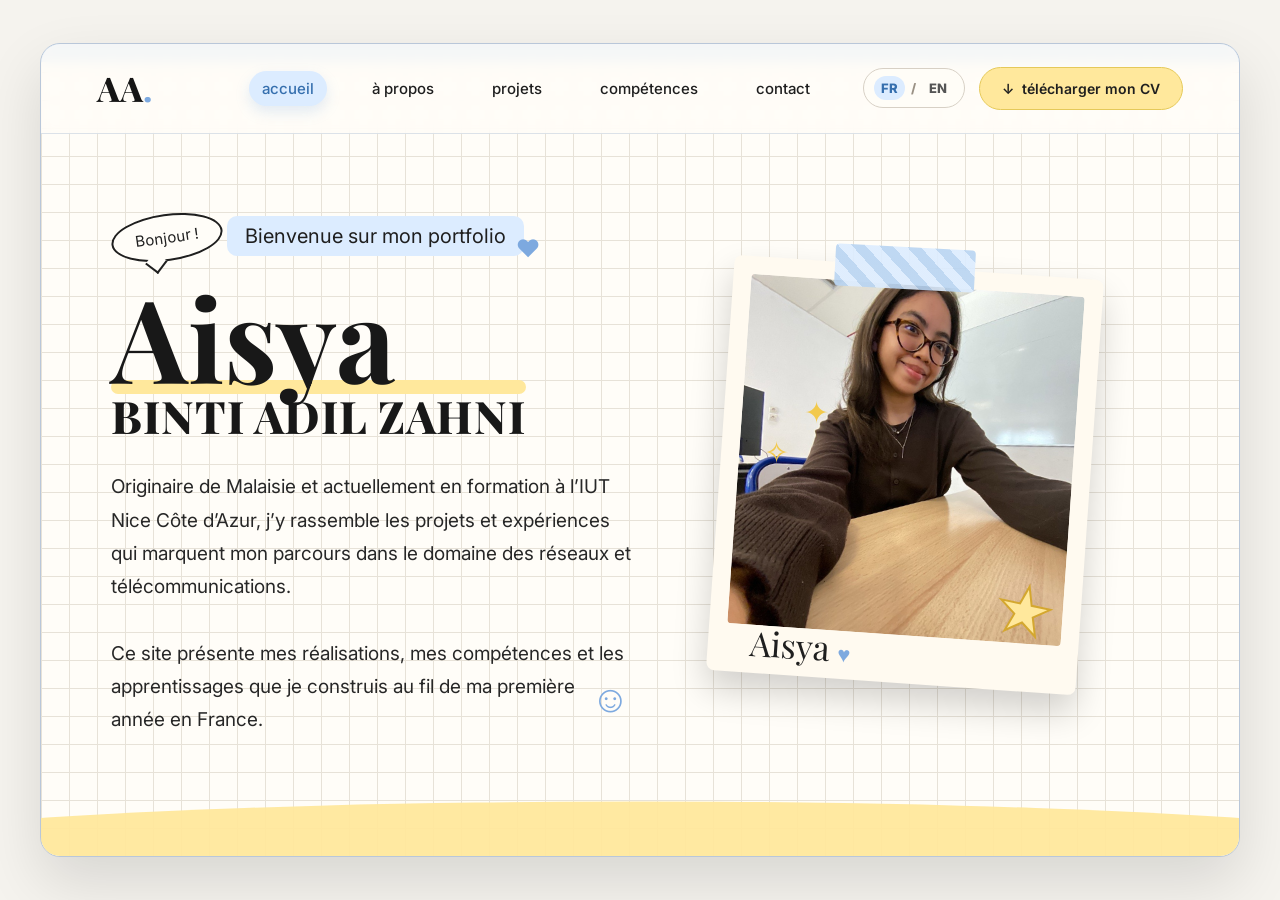
<file: index.html>
<!DOCTYPE html>
<html lang="fr">
<head>
  <meta charset="UTF-8" />
  <meta name="viewport" content="width=device-width, initial-scale=1.0" />
  <title>Portfolio - Aisya</title>

  <!-- Google Fonts -->
  <link rel="preconnect" href="https://fonts.googleapis.com">
  <link rel="preconnect" href="https://fonts.gstatic.com" crossorigin>
  <link 
    href="https://fonts.googleapis.com/css2?family=Inter:wght@400;500;600;700&family=Playfair+Display:wght@700;800&display=swap" 
    rel="stylesheet"
  >

  <!-- CSS -->
  <link rel="stylesheet" href="style.css" />
</head>

<body>
  <div class="cursor-glow"></div>

  <main class="page-wrapper">

    <!-- HEADER / MENU -->
    <header class="header">
      <a href="index.html" class="logo">AA<span>.</span></a>

      <nav class="nav" id="navMenu">
        <a href="index.html" class="active" data-i18n="nav_home">accueil</a>
        <a href="about.html" data-i18n="nav_about">à propos</a>
        <a href="projects.html" data-i18n="nav_projects">projets</a>
        <a href="competences.html" data-i18n="nav_skills">compétences</a>
        <a href="contact.html" data-i18n="nav_contact">contact</a>
      </nav>

      <div class="header-actions">
        <div class="language-switch">
          <button class="lang-btn active" data-lang="fr">FR</button>
          <span>/</span>
          <button class="lang-btn" data-lang="en">EN</button>
        </div>

        <a href="cv-aisya.pdf" class="cv-button" download data-i18n="download_cv">
          <span>↓</span>
          télécharger mon CV
        </a>
      </div>

      <button class="menu-button" id="menuButton">
        ☰
      </button>
    </header>

    <!-- PAGE D'ACCUEIL -->
    <section class="hero">

      <!-- LEFT SIDE TEXT -->
      <div class="hero-text">
        <div class="bubble" data-i18n="home_bubble">Bonjour !</div>

        <p class="small-title" data-i18n="home_small_title">Bienvenue sur mon portfolio</p>

        <h1 class="name-title">
          Aisya
          <span>BINTI ADIL ZAHNI</span>
        </h1>

        <p class="intro" data-i18n="home_intro">
          Étudiante en 1re année de BUT Réseaux & Télécommunications à l’IUT Nice Côte d’Azur 
          et originaire de Malaisie, je suis passionnée par les réseaux, la cybersécurité 
          et le développement informatique.
          <br><br>
          Ici, vous trouverez mes projets, mes compétences, mes passions ainsi que davantage 
          d’informations sur mon parcours. N’hésitez pas à me contacter !
        </p>
      </div>

      <!-- RIGHT SIDE PHOTO -->
      <div class="hero-photo">
        <div class="tape"></div>

        <div class="polaroid">
          <img src="images/aisya.jpg" alt="Photo de Aisya" />
          <p>Aisya <span>♥</span></p>
        </div>

        <div class="star">★</div>
      </div>

      <!-- DECORATIONS -->
      <span class="doodle heart">♥</span>
      <span class="doodle smile">☺</span>
      <span class="doodle sparkle one">✦</span>
      <span class="doodle sparkle two">✧</span>

    </section>

    <div class="wave"></div>

  </main>

  <script src="script.js"></script>
</body>
</html>
</file>
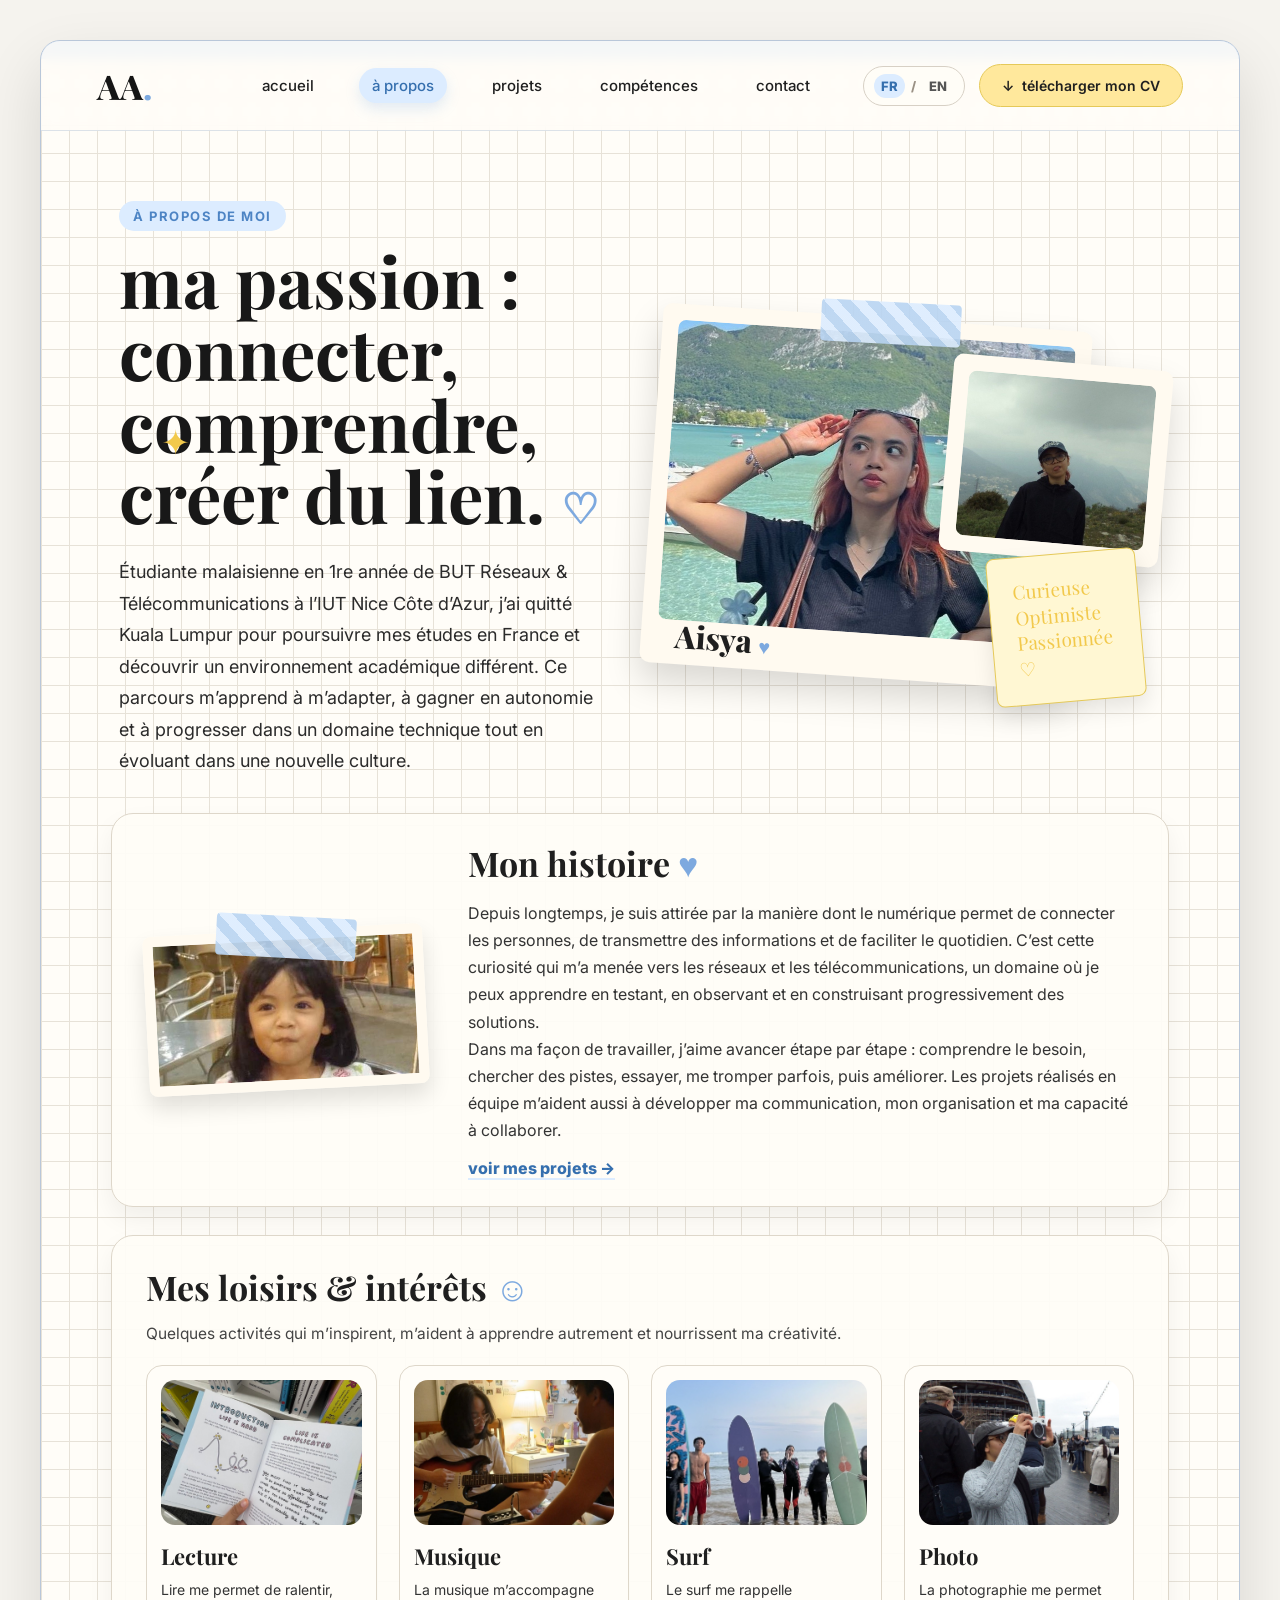
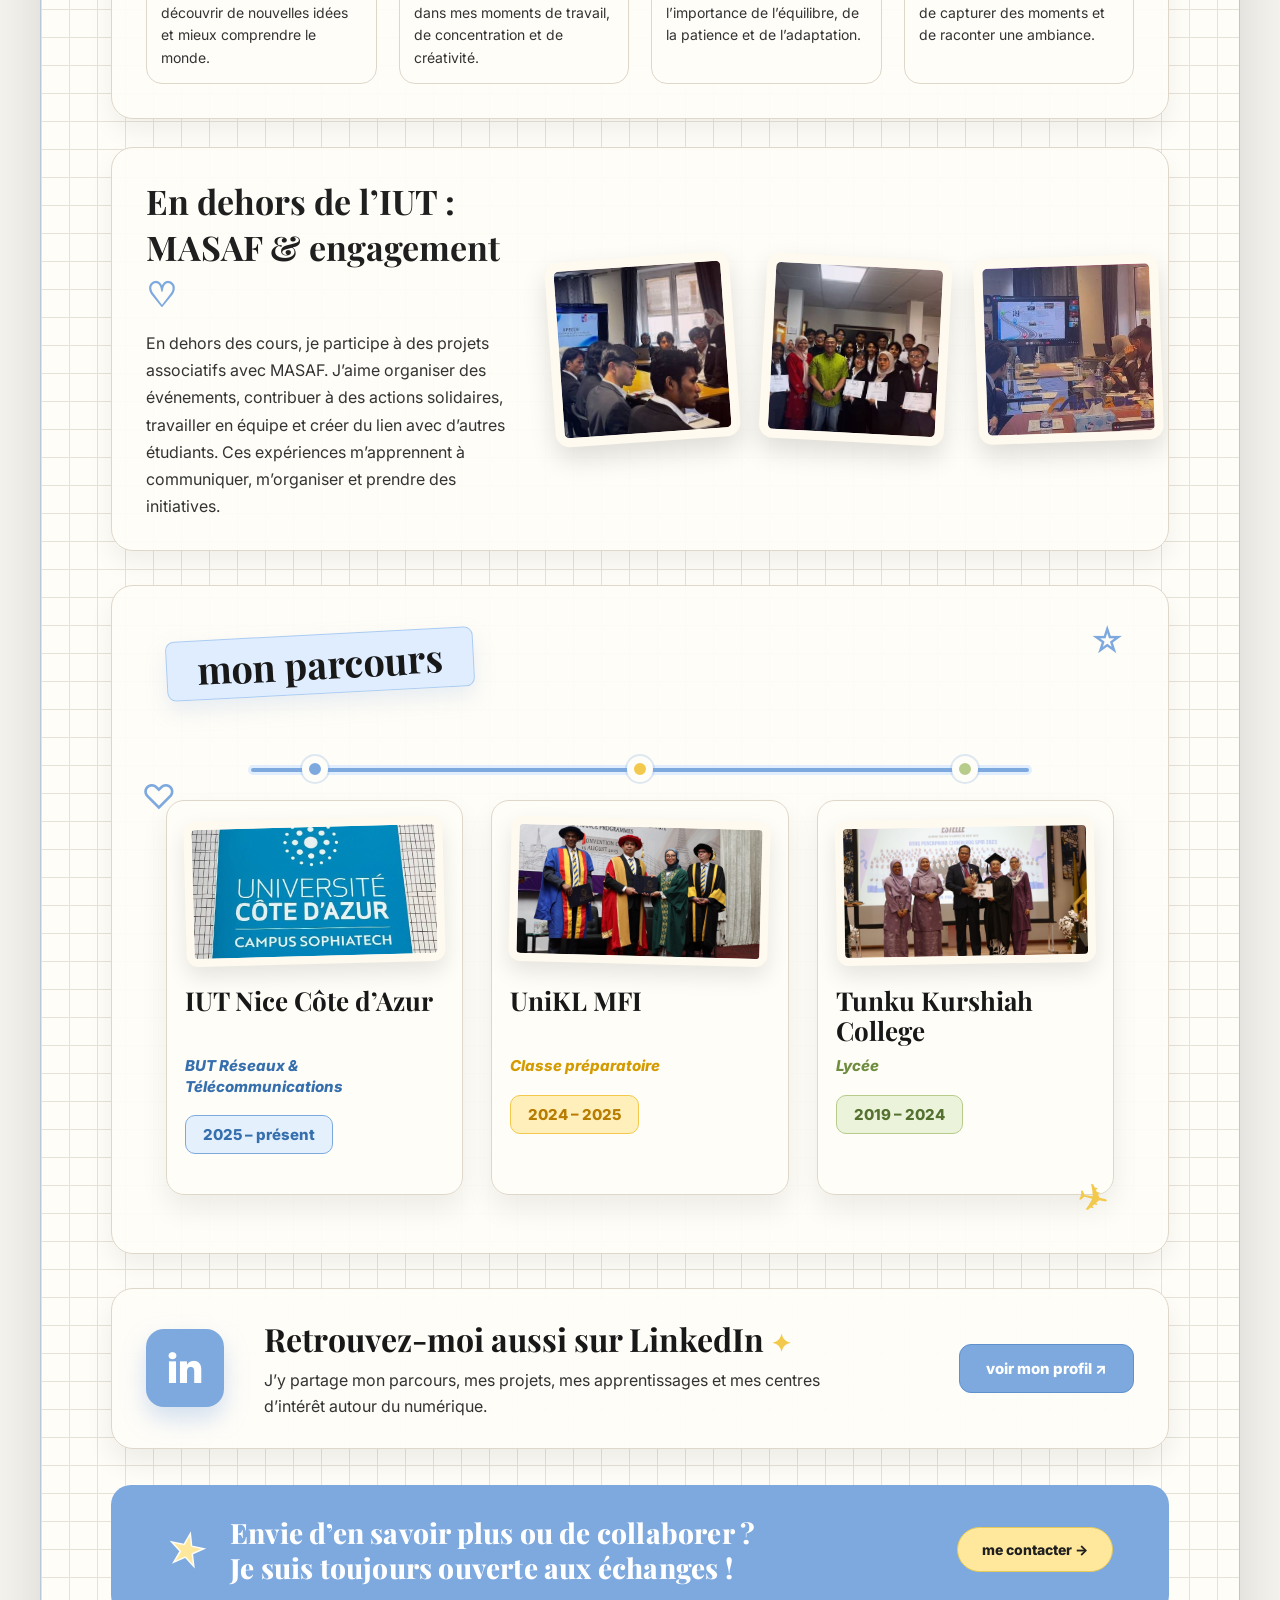
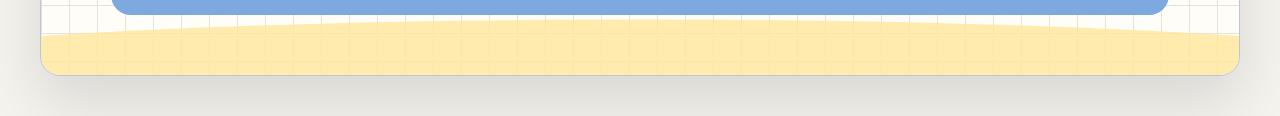
<file: about.html>
<!DOCTYPE html>
<html lang="fr">
<head>
  <meta charset="UTF-8" />
  <meta name="viewport" content="width=device-width, initial-scale=1.0" />

  <title>À propos - Aisya</title>

  <!-- Google Fonts -->
  <link rel="preconnect" href="https://fonts.googleapis.com">
  <link rel="preconnect" href="https://fonts.gstatic.com" crossorigin>
  <link 
    href="https://fonts.googleapis.com/css2?family=Inter:wght@400;500;600;700;800&family=Playfair+Display:wght@700;800&display=swap" 
    rel="stylesheet"
  >

  <link rel="stylesheet" href="style.css" />
</head>

<body>
  <div class="cursor-glow"></div>

  <main class="page-wrapper about-page">

    <!-- HEADER -->
    <header class="header">
      <a href="index.html" class="logo">AA<span>.</span></a>

      <nav class="nav" id="navMenu">
        <a href="index.html" data-i18n="nav_home">accueil</a>
        <a href="about.html" class="active" data-i18n="nav_about">à propos</a>
        <a href="projects.html" data-i18n="nav_projects">projets</a>
        <a href="competences.html" data-i18n="nav_skills">compétences</a>
        <a href="contact.html" data-i18n="nav_contact">contact</a>
      </nav>

      <div class="header-actions">
        <div class="language-switch">
          <button class="lang-btn active" data-lang="fr">FR</button>
          <span>/</span>
          <button class="lang-btn" data-lang="en">EN</button>
        </div>

        <a href="cv-aisya.pdf" class="cv-button" download data-i18n="download_cv">
          <span>↓</span>
          télécharger mon CV
        </a>
      </div>

      <button class="menu-button" id="menuButton">
        ☰
      </button>
    </header>

    <!-- ABOUT HERO -->
    <section class="about-hero">

      <div class="about-hero-text">
        <p class="section-label" data-i18n="about_label">à propos de moi</p>

        <h1 class="about-title" data-i18n="about_title">
          ma passion : connecter, comprendre, créer du lien. <span>♡</span>
        </h1>

        <p class="about-intro" data-i18n="about_intro">
          Originaire de Malaisie et actuellement en formation à l’IUT Nice Côte d’Azur, 
          j’y rassemble les projets et expériences qui marquent mon parcours dans le domaine des réseaux et télécommunications.
          Ce site présente mes réalisations, mes compétences et les apprentissages que je construis au fil de ma première année en France.
        </p>
      </div>

      <div class="about-photo-zone">
        <div class="tape about-tape-main"></div>

        <div class="about-photo-card large-photo">
          <img src="images/about-main.jpg" alt="Photo de Aisya" class="about-real-img" />
          <p>Aisya <span>♥</span></p>
        </div>

        <div class="about-photo-card small-photo">
          <img src="images/about-small.jpg" alt="Photo personnelle" class="about-real-img" />
        </div>

        <div class="sticky-note">
          <span data-i18n="about_sticky_note">Curieuse<br>Optimiste<br>Passionnée</span>
          <span>♡</span>
        </div>
      </div>

      <span class="about-doodle about-star-one">✦</span>
    </section>

    <!-- STORY SECTION -->
    <section class="about-block story-block">
      <div class="story-image">
        <div class="tape story-tape"></div>
        <img src="images/about-story.jpg" alt="Photo liée à mon parcours" class="story-real-img" />
      </div>

      <div class="story-text">
        <h2 data-i18n="about_story_title">mon histoire <span>♥</span></h2>

        <p data-i18n="about_story_text">
          Depuis longtemps, je suis attirée par la manière dont le numérique permet de connecter les personnes, 
          de transmettre des informations et de faciliter le quotidien. 
          C’est cette curiosité qui m’a menée vers les réseaux et les télécommunications, 
          un domaine où je peux apprendre en testant, en observant et en construisant progressivement des solutions.
        </br>
          Dans ma façon de travailler, j’aime avancer étape par étape : 
          comprendre le besoin, chercher des pistes, essayer, me tromper parfois, puis améliorer. 
          Les projets réalisés en équipe m’aident aussi à développer ma communication, mon organisation et ma capacité à collaborer.
        </p>

        <a href="projects.html" class="inline-link" data-i18n="about_story_link">voir mes projets →</a>
      </div>
    </section>

    <!-- HOBBIES SECTION -->
    <section class="about-block hobbies-block">
      <div class="block-heading">
        <h2 data-i18n="about_hobbies_title">mes loisirs & intérêts <span>☺</span></h2>

        <p data-i18n="about_hobbies_intro">
          Quelques activités qui m’inspirent, m’aident à apprendre autrement et nourrissent ma créativité.
        </p>
      </div>

      <div class="hobby-gallery">
        <article class="hobby-card">
          <div class="hobby-image">
            <img src="images/hobby-reading.jpg" alt="Lecture" />
          </div>

          <h3 data-i18n="hobby_reading_title">Lecture</h3>

          <p data-i18n="hobby_reading_text">
            Lire me permet de ralentir, découvrir de nouvelles idées et mieux comprendre le monde.
          </p>
        </article>

        <article class="hobby-card">
          <div class="hobby-image">
            <img src="images/hobby-music.jpg" alt="Musique" />
          </div>

          <h3 data-i18n="hobby_music_title">Musique</h3>

          <p data-i18n="hobby_music_text">
            La musique m’accompagne dans mes moments de travail, de concentration et de créativité.
          </p>
        </article>

        <article class="hobby-card">
          <div class="hobby-image">
            <img src="images/hobby-surf.jpg" alt="Surf" />
          </div>

          <h3 data-i18n="hobby_surf_title">Surf</h3>

          <p data-i18n="hobby_surf_text">
            Le surf me rappelle l’importance de l’équilibre, de la patience et de l’adaptation.
          </p>
        </article>

        <article class="hobby-card">
          <div class="hobby-image">
            <img src="images/hobby-photo.jpg" alt="Photo" />
          </div>

          <h3 data-i18n="hobby_photo_title">Photo</h3>

          <p data-i18n="hobby_photo_text">
            La photographie me permet de capturer des moments et de raconter une ambiance.
          </p>
        </article>
      </div>
    </section>

    <!-- OUTSIDE IUT SECTION -->
    <section class="about-block outside-block" id="actions">
      <div class="outside-text">
        <h2 data-i18n="about_masaf_title">En dehors de l’IUT : MASAF & engagement <span>♡</span></h2>

        <p data-i18n="about_masaf_text">
          En dehors des cours, je participe à des projets associatifs avec MASAF. J’aime organiser 
          des événements, contribuer à des actions solidaires, travailler en équipe et créer du lien 
          avec d’autres étudiants. Ces expériences m’apprennent à communiquer, m’organiser et prendre 
          des initiatives.
        </p>
      </div>

      <div class="outside-gallery">
        <div class="mini-photo">
          <img src="images/masaf-1.jpg" alt="Activité MASAF" />
        </div>

        <div class="mini-photo">
          <img src="images/masaf-2.jpg" alt="Projet associatif MASAF" />
        </div>

        <div class="mini-photo">
          <img src="images/masaf-3.jpg" alt="Engagement étudiant" />
        </div>
      </div>

      <div class="paper-note">
        <span data-i18n="about_paper_note">Ensemble,<br>on va plus loin.</span>
        <span>♥</span>
      </div>
    </section>

    <!-- PARCOURS SECTION -->
<section class="about-block parcours-block">
  <div class="parcours-title-tape">
    <h2 data-i18n="parcours_title">mon parcours</h2>
  </div>

  <div class="parcours-timeline">

    <!-- IUT -->
    <article class="parcours-item parcours-blue">
      <div class="parcours-pin"></div>

      <div class="parcours-photo">
        <img src="images/parcours-iut.jpg" alt="IUT Nice Côte d’Azur" />
      </div>

      <div class="parcours-dot"></div>

      <h3 data-i18n="parcours_iut_title">IUT Nice Côte d’Azur</h3>
      <p data-i18n="parcours_iut_desc">BUT Réseaux & Télécommunications</p>
      <span data-i18n="parcours_iut_date">2025 – présent</span>
    </article>

    <!-- UniKL -->
    <article class="parcours-item parcours-yellow">
      <div class="parcours-pin"></div>

      <div class="parcours-photo">
        <img src="images/parcours-unikl.jpg" alt="UniKL MFI" />
      </div>

      <div class="parcours-dot"></div>

      <h3 data-i18n="parcours_unikl_title">UniKL MFI</h3>
      <p data-i18n="parcours_unikl_desc">Classe préparatoire</p>
      <span data-i18n="parcours_unikl_date">2024 – 2025</span>
    </article>

    <!-- TKC -->
    <article class="parcours-item parcours-green">
      <div class="parcours-pin"></div>

      <div class="parcours-photo">
        <img src="images/parcours-tkc.jpg" alt="Tunku Kurshiah College" />
      </div>

      <div class="parcours-dot"></div>

      <h3 data-i18n="parcours_tkc_title">Tunku Kurshiah College</h3>
      <p data-i18n="parcours_tkc_desc">Lycée</p>
      <span data-i18n="parcours_tkc_date">2019 – 2024</span>
    </article>

  </div>

  <span class="parcours-doodle parcours-heart">♡</span>
  <span class="parcours-doodle parcours-star">☆</span>
  <span class="parcours-doodle parcours-plane">✈</span>
</section>

    <!-- LINKEDIN CARD -->
    <section class="linkedin-card-section">
      <div class="linkedin-card">
        <div class="linkedin-logo-box">
          <span>in</span>
        </div>

        <div class="linkedin-text">
          <h2 data-i18n="about_linkedin_title">Retrouvez-moi aussi sur LinkedIn <span>✦</span></h2>

          <p data-i18n="about_linkedin_text">
            J’y partage mon parcours, mes projets, mes apprentissages
            et mes centres d’intérêt autour du numérique.
          </p>
        </div>

        <a 
          href="https://www.linkedin.com/in/aisya-binti-adil-zahni-82701529b?utm_source=share_via&utm_content=profile&utm_medium=member_ios" 
          target="_blank" 
          class="linkedin-button"
        >
          <span data-i18n="about_linkedin_button">Voir mon profil ↗</span>
        </a>
      </div>
    </section>

    <!-- CTA SECTION -->
    <section class="about-final-cta">
      <div>
        <span class="cta-star">★</span>

        <p data-i18n="about_final_cta_text">
          Envie d’en savoir plus ou de collaborer ?<br>
          Je suis toujours ouverte aux échanges !
        </p>
      </div>

      <a href="contact.html" class="about-contact-btn" data-i18n="about_final_cta_button">me contacter →</a>
    </section>

    <div class="wave about-wave"></div>

  </main>

  <script src="script.js"></script>
</body>
</html>
</file>
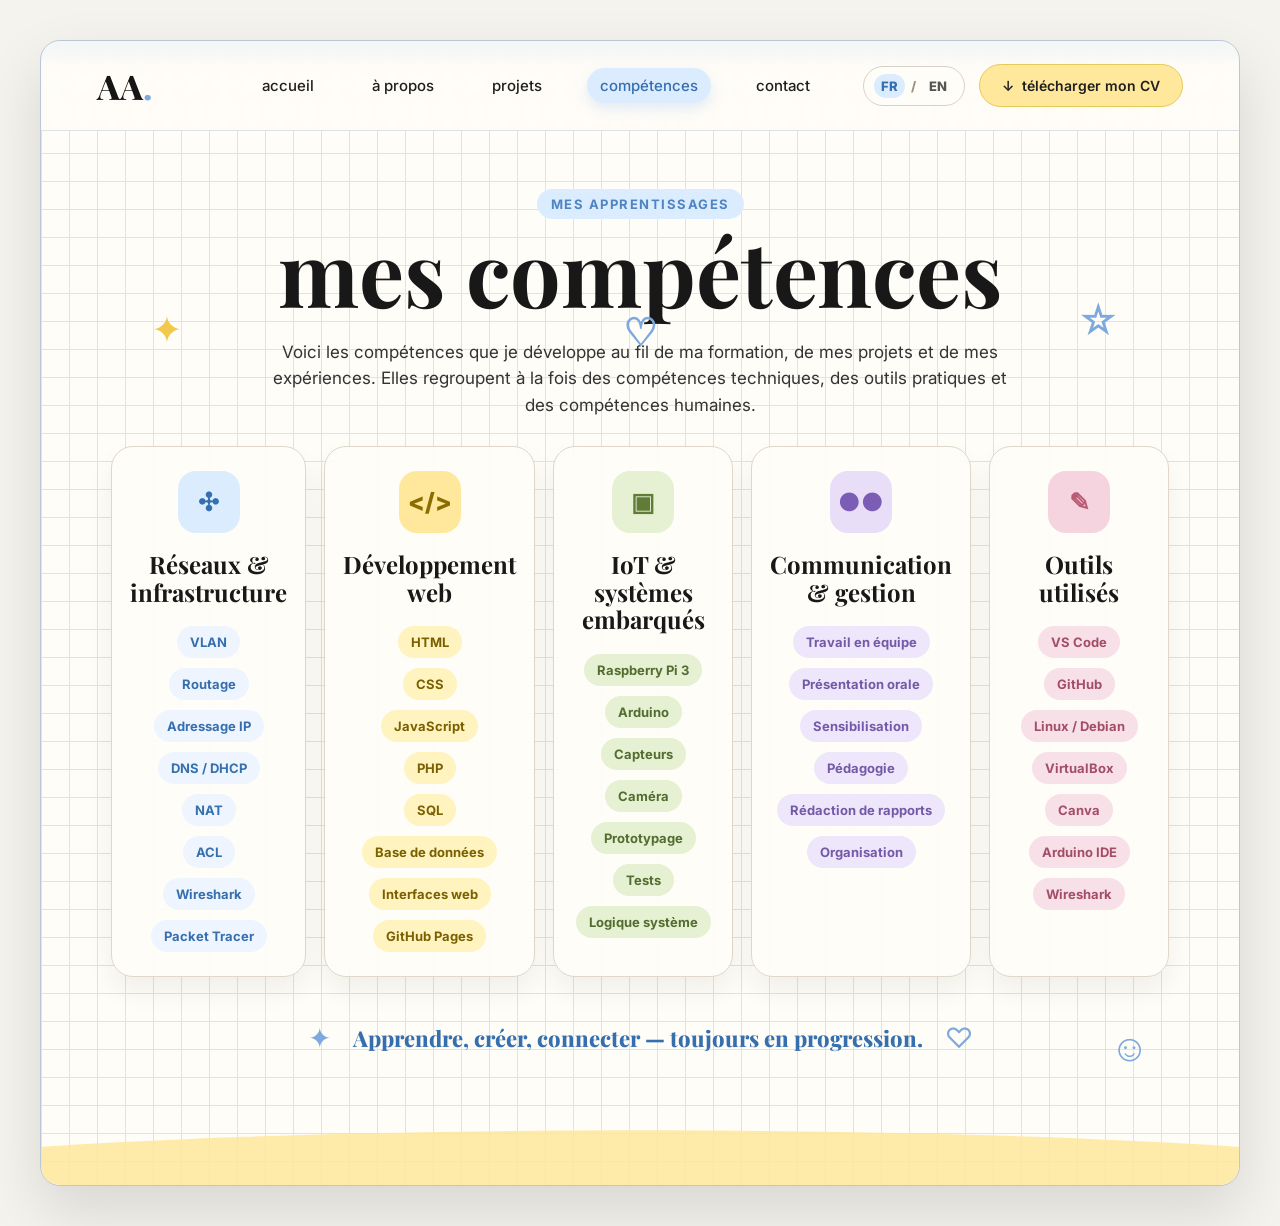
<file: competences.html>
<!DOCTYPE html>
<html lang="fr">
<head>
  <meta charset="UTF-8" />
  <meta name="viewport" content="width=device-width, initial-scale=1.0" />

  <title>Compétences - Aisya</title>

  <!-- Google Fonts -->
  <link rel="preconnect" href="https://fonts.googleapis.com">
  <link rel="preconnect" href="https://fonts.gstatic.com" crossorigin>
  <link 
    href="https://fonts.googleapis.com/css2?family=Inter:wght@400;500;600;700;800&family=Playfair+Display:wght@700;800&display=swap" 
    rel="stylesheet"
  >

  <link rel="stylesheet" href="style.css" />
</head>

<body>
  <div class="cursor-glow"></div>

  <main class="page-wrapper skills-page">

    <!-- HEADER -->
    <header class="header">
      <a href="index.html" class="logo">AA<span>.</span></a>

      <nav class="nav" id="navMenu">
        <a href="index.html" data-i18n="nav_home">accueil</a>
        <a href="about.html" data-i18n="nav_about">à propos</a>
        <a href="projects.html" data-i18n="nav_projects">projets</a>
        <a href="competences.html" class="active" data-i18n="nav_skills">compétences</a>
        <a href="contact.html" data-i18n="nav_contact">contact</a>
      </nav>

      <div class="header-actions">
        <div class="language-switch">
          <button class="lang-btn active" data-lang="fr">FR</button>
          <span>/</span>
          <button class="lang-btn" data-lang="en">EN</button>
        </div>

        <a href="cv-aisya.pdf" class="cv-button" download data-i18n="download_cv">
          <span>↓</span>
          télécharger mon CV
        </a>
      </div>

      <button class="menu-button" id="menuButton">
        ☰
      </button>
    </header>

    <!-- SKILLS SECTION -->
    <section class="skills-section">

      <div class="skills-heading">
        <p class="section-label" data-i18n="skills_label">mes apprentissages</p>

        <h1 class="skills-title" data-i18n="skills_title">
          mes compétences <span>♡</span>
        </h1>

        <p class="skills-intro" data-i18n="skills_intro">
          Voici les compétences que je développe au fil de ma formation, de mes projets
          et de mes expériences. Elles regroupent à la fois des compétences techniques,
          des outils pratiques et des compétences humaines.
        </p>
      </div>

      <div class="skills-grid">

        <!-- RÉSEAUX -->
        <article class="skill-column">
          <div class="skill-icon blue-icon">✣</div>

          <h2 data-i18n="skills_network_title">Réseaux & infrastructure</h2>

          <div class="skill-badges">
            <span>VLAN</span>
            <span data-i18n="skill_routing">Routage</span>
            <span data-i18n="skill_ip_addressing">Adressage IP</span>
            <span>DNS / DHCP</span>
            <span>NAT</span>
            <span>ACL</span>
            <span>Wireshark</span>
            <span>Packet Tracer</span>
          </div>
        </article>

        <!-- WEB -->
        <article class="skill-column">
          <div class="skill-icon yellow-icon">&lt;/&gt;</div>

          <h2 data-i18n="skills_web_title">Développement web</h2>

          <div class="skill-badges">
            <span>HTML</span>
            <span>CSS</span>
            <span>JavaScript</span>
            <span>PHP</span>
            <span>SQL</span>
            <span data-i18n="skill_database">Base de données</span>
            <span data-i18n="skill_web_interfaces">Interfaces web</span>
            <span>GitHub Pages</span>
          </div>
        </article>

        <!-- IOT -->
        <article class="skill-column">
          <div class="skill-icon green-icon">▣</div>

          <h2 data-i18n="skills_iot_title">IoT & systèmes embarqués</h2>

          <div class="skill-badges">
            <span>Raspberry Pi 3</span>
            <span>Arduino</span>
            <span data-i18n="skill_sensors">Capteurs</span>
            <span data-i18n="skill_camera">Caméra</span>
            <span data-i18n="skill_prototyping">Prototypage</span>
            <span data-i18n="skill_tests">Tests</span>
            <span data-i18n="skill_system_logic">Logique système</span>
          </div>
        </article>

        <!-- COMMUNICATION -->
        <article class="skill-column">
          <div class="skill-icon purple-icon">●●</div>

          <h2 data-i18n="skills_communication_title">Communication & gestion</h2>

          <div class="skill-badges">
            <span data-i18n="skill_teamwork">Travail en équipe</span>
            <span data-i18n="skill_oral_presentation">Présentation orale</span>
            <span data-i18n="skill_awareness">Sensibilisation</span>
            <span data-i18n="skill_pedagogy">Pédagogie</span>
            <span data-i18n="skill_reports">Rédaction de rapports</span>
            <span data-i18n="skill_organization">Organisation</span>
          </div>
        </article>

        <!-- OUTILS -->
        <article class="skill-column">
          <div class="skill-icon pink-icon">✎</div>

          <h2 data-i18n="skills_tools_title">Outils utilisés</h2>

          <div class="skill-badges">
            <span>VS Code</span>
            <span>GitHub</span>
            <span>Linux / Debian</span>
            <span>VirtualBox</span>
            <span>Canva</span>
            <span>Arduino IDE</span>
            <span>Wireshark</span>
          </div>
        </article>

      </div>

      <div class="skills-note">
        <span>✦</span>
        <p data-i18n="skills_note">Apprendre, créer, connecter — toujours en progression.</p>
        <span>♡</span>
      </div>

      <span class="skills-doodle skills-star-one">✦</span>
      <span class="skills-doodle skills-star-two">☆</span>
      <span class="skills-doodle skills-smile">☺</span>

    </section>

    <div class="wave skills-wave"></div>

  </main>

  <script src="script.js"></script>
</body>
</html>
</file>
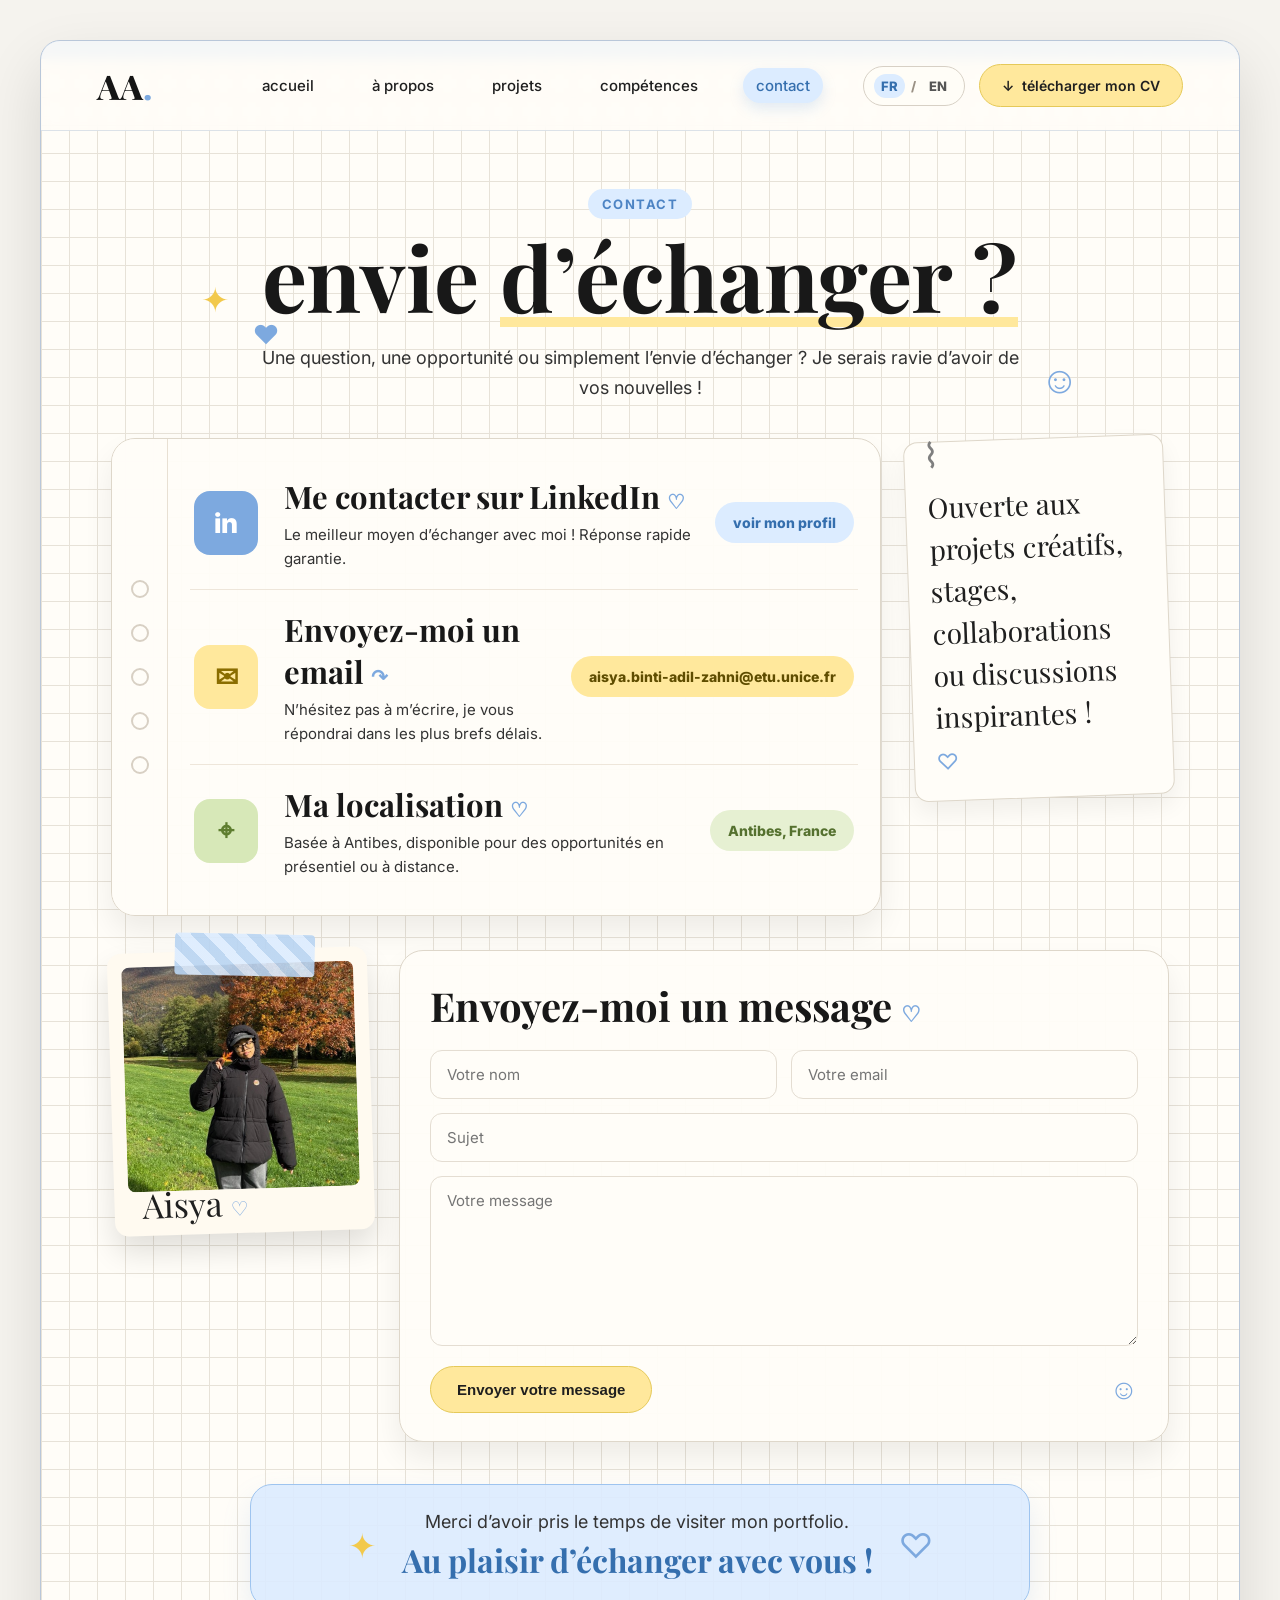
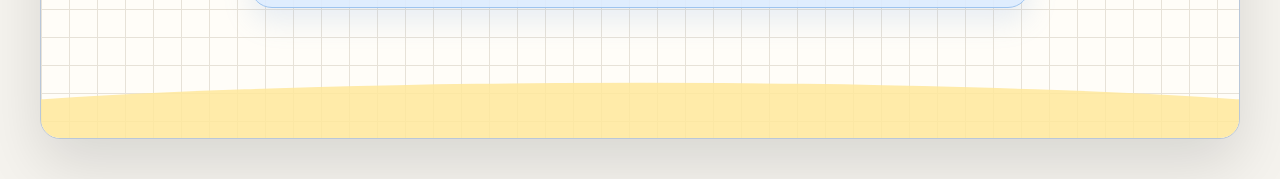
<file: contact.html>
<!DOCTYPE html>
<html lang="fr">
<head>
  <meta charset="UTF-8" />
  <meta name="viewport" content="width=device-width, initial-scale=1.0" />

  <title>Contact - Aisya</title>

  <link rel="preconnect" href="https://fonts.googleapis.com">
  <link rel="preconnect" href="https://fonts.gstatic.com" crossorigin>
  <link 
    href="https://fonts.googleapis.com/css2?family=Inter:wght@400;500;600;700;800&family=Playfair+Display:wght@700;800&display=swap" 
    rel="stylesheet"
  >

  <link rel="stylesheet" href="style.css" />
</head>

<body>
  <div class="cursor-glow"></div>

  <main class="page-wrapper contact-page">

    <!-- HEADER -->
    <header class="header">
      <a href="index.html" class="logo">AA<span>.</span></a>

      <nav class="nav" id="navMenu">
        <a href="index.html" data-i18n="nav_home">accueil</a>
        <a href="about.html" data-i18n="nav_about">à propos</a>
        <a href="projects.html" data-i18n="nav_projects">projets</a>
        <a href="competences.html" data-i18n="nav_skills">compétences</a>
        <a href="contact.html" class="active" data-i18n="nav_contact">contact</a>
      </nav>

      <div class="header-actions">
        <div class="language-switch">
          <button class="lang-btn active" data-lang="fr">FR</button>
          <span>/</span>
          <button class="lang-btn" data-lang="en">EN</button>
        </div>

        <a href="cv-aisya.pdf" class="cv-button" download data-i18n="download_cv">
          <span>↓</span>
          télécharger mon CV
        </a>
      </div>

      <button class="menu-button" id="menuButton">
        ☰
      </button>
    </header>

    <!-- CONTACT SECTION -->
    <section class="contact-section">

      <!-- HERO -->
      <div class="contact-heading">
        <p class="section-label" data-i18n="contact_label">contact</p>

        <h1 class="contact-title" data-i18n="contact_title">
          envie <span>d’échanger ?</span>
        </h1>

        <p class="contact-intro" data-i18n="contact_intro">
          Une question, une opportunité ou simplement l’envie d’échanger ?
          Je serais ravie d’avoir de vos nouvelles !
        </p>
      </div>

      <!-- INFO BOARD -->
      <div class="contact-board">

        <div class="contact-info-card notebook-card">
          <div class="notebook-rings">
            <span></span>
            <span></span>
            <span></span>
            <span></span>
            <span></span>
          </div>

          <div class="contact-info-list">

            <!-- LinkedIn -->
            <div class="contact-info-row">
              <div class="info-icon linkedin-bg">in</div>

              <div class="info-text">
                <h3 data-i18n="contact_linkedin_title">Me contacter sur LinkedIn <span>♡</span></h3>
                <p data-i18n="contact_linkedin_text">Le meilleur moyen d’échanger avec moi ! Réponse rapide garantie.</p>
              </div>

              <a 
                href="https://www.linkedin.com/in/aisya-binti-adil-zahni-82701529b?utm_source=share_via&utm_content=profile&utm_medium=member_ios" 
                target="_blank" 
                class="info-action"
                data-i18n="contact_linkedin_button"
              >
                Voir mon profil
              </a>
            </div>

            <!-- Email -->
            <div class="contact-info-row">
              <div class="info-icon mail-bg">✉</div>

              <div class="info-text">
                <h3 data-i18n="contact_email_title">Envoyez-moi un email <span>↷</span></h3>
                <p data-i18n="contact_email_text">N’hésitez pas à m’écrire, je vous répondrai dans les plus brefs délais.</p>
              </div>

              <div class="info-action static-pill">
                aisya.binti-adil-zahni@etu.unice.fr
              </div>
            </div>

            <!-- Localisation -->
            <div class="contact-info-row">
              <div class="info-icon location-bg">⌖</div>

              <div class="info-text">
                <h3 data-i18n="contact_location_title">Ma localisation <span>♡</span></h3>
                <p data-i18n="contact_location_text">Basée à Antibes, disponible pour des opportunités en présentiel ou à distance.</p>
              </div>

              <div class="info-action static-pill green-pill">
                Antibes, France
              </div>
            </div>

          </div>
        </div>

        <div class="contact-note-card">
          <div class="paperclip">⌇</div>
          <p data-i18n="contact_note_text">
            Ouverte aux projets créatifs, stages, alternances, collaborations
            ou discussions inspirantes !
          </p>
          <span>♡</span>
        </div>

      </div>

      <!-- FORM + PHOTO -->
      <div class="contact-form-wrapper">

        <div class="contact-photo-card">
          <div class="tape contact-tape"></div>

          <img src="images/contact-photo.jpg" alt="Photo de Aisya" class="contact-real-img" />

          <p>Aisya <span>♡</span></p>
        </div>

        <div class="contact-form-card">
          <h2 data-i18n="contact_form_title">Envoyez-moi un message <span>♡</span></h2>

          <form 
            class="contact-form" 
            action="mailto:aisya.binti-adil-zahni@etu.unice.fr" 
            method="POST" 
            enctype="text/plain"
          >
            <div class="form-row">
              <input 
                type="text" 
                name="Nom" 
                placeholder="Votre nom" 
                data-i18n-placeholder="contact_placeholder_name"
                required 
              />

              <input 
                type="email" 
                name="Email" 
                placeholder="Votre email" 
                data-i18n-placeholder="contact_placeholder_email"
                required 
              />
            </div>

            <input 
              type="text" 
              name="Sujet" 
              placeholder="Sujet" 
              data-i18n-placeholder="contact_placeholder_subject"
              required 
            />

            <textarea 
              name="Message" 
              placeholder="Votre message" 
              data-i18n-placeholder="contact_placeholder_message"
              required
            ></textarea>

            <div class="form-bottom">
              <button type="submit" class="send-btn" data-i18n="contact_send_button">
                Envoyer mon message
              </button>

              <span class="form-doodle">☺</span>
            </div>
          </form>
        </div>

      </div>

      <!-- FOOT TEXT -->
      <div class="contact-bottom-box">
        <span class="bottom-star">✦</span>

        <div>
          <p data-i18n="contact_bottom_text">Merci d’avoir pris le temps de visiter mon portfolio.</p>
          <h3 data-i18n="contact_bottom_title">Au plaisir d’échanger avec vous !</h3>
        </div>

        <span class="bottom-heart">♡</span>
      </div>

      <!-- DOODLES -->
      <span class="contact-doodle contact-star-one">✦</span>
      <span class="contact-doodle contact-heart-one">♥</span>
      <span class="contact-doodle contact-smile-one">☺</span>

    </section>

    <div class="wave contact-wave"></div>

  </main>

  <script src="script.js"></script>
</body>
</html>
</file>
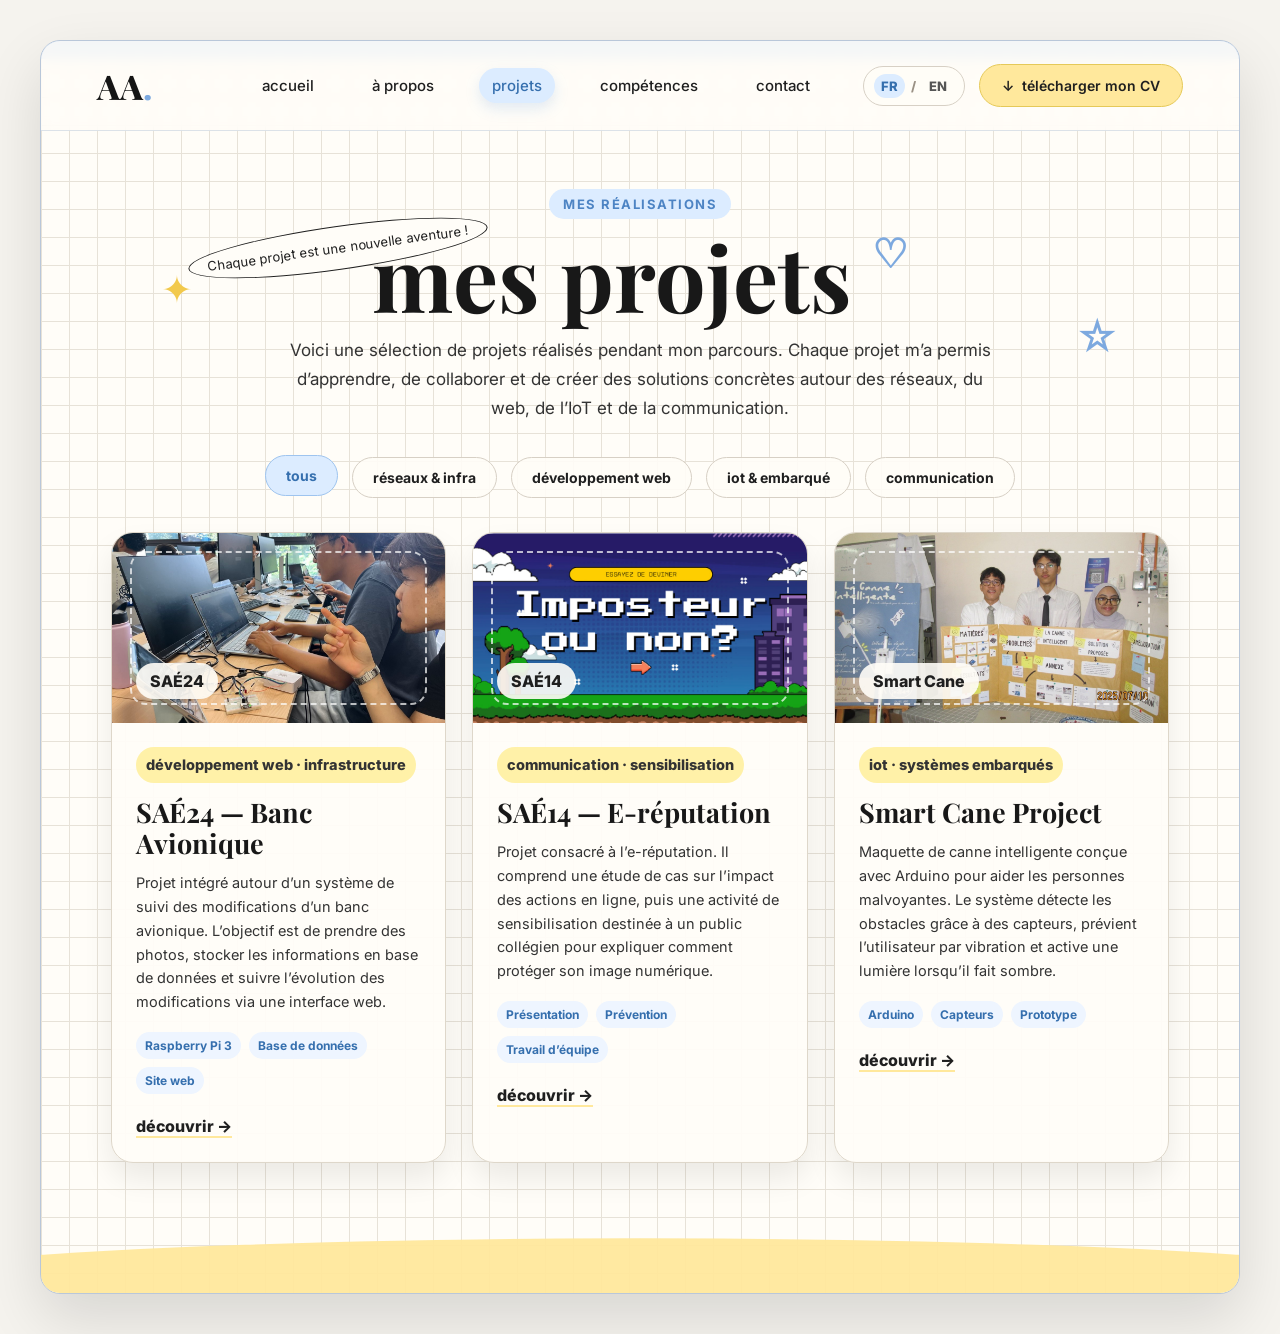
<file: projects.html>
<!DOCTYPE html>
<html lang="fr">
<head>
  <meta charset="UTF-8" />
  <meta name="viewport" content="width=device-width, initial-scale=1.0" />

  <title>Projets - Aisya</title>

  <!-- Google Fonts -->
  <link rel="preconnect" href="https://fonts.googleapis.com">
  <link rel="preconnect" href="https://fonts.gstatic.com" crossorigin>
  <link 
    href="https://fonts.googleapis.com/css2?family=Inter:wght@400;500;600;700;800&family=Playfair+Display:wght@700;800&display=swap" 
    rel="stylesheet"
  >

  <link rel="stylesheet" href="style.css" />
</head>

<body>
  <div class="cursor-glow"></div>

  <main class="page-wrapper projects-page">

    <!-- HEADER -->
    <header class="header">
      <a href="index.html" class="logo">AA<span>.</span></a>

      <nav class="nav" id="navMenu">
        <a href="index.html" data-i18n="nav_home">accueil</a>
        <a href="about.html" data-i18n="nav_about">à propos</a>
        <a href="projects.html" class="active" data-i18n="nav_projects">projets</a>
        <a href="competences.html" data-i18n="nav_skills">compétences</a>
        <a href="contact.html" data-i18n="nav_contact">contact</a>
      </nav>

      <div class="header-actions">
        <div class="language-switch">
          <button class="lang-btn active" data-lang="fr">FR</button>
          <span>/</span>
          <button class="lang-btn" data-lang="en">EN</button>
        </div>

        <a href="cv-aisya.pdf" class="cv-button" download data-i18n="download_cv">
          <span>↓</span>
          télécharger mon CV
        </a>
      </div>

      <button class="menu-button" id="menuButton">
        ☰
      </button>
    </header>

    <!-- PROJECTS CONTENT -->
    <section class="projects-section">

      <div class="projects-heading">
        <p class="section-label" data-i18n="projects_label">mes réalisations</p>

        <h1 class="projects-title" data-i18n="projects_title">
          mes projets <span>♡</span>
        </h1>

        <p class="projects-intro" data-i18n="projects_intro">
          Voici une sélection de projets réalisés pendant mon parcours. 
          Chaque projet m’a permis d’apprendre, de collaborer et de créer 
          des solutions concrètes autour des réseaux, du web, de l’IoT et de la communication.
        </p>
      </div>

      <!-- FILTER BUTTONS -->
      <div class="project-filters">
        <button class="filter-btn active" data-filter="all" data-i18n="filter_all">tous</button>
        <button class="filter-btn" data-filter="infra" data-i18n="filter_infra">réseaux & infra</button>
        <button class="filter-btn" data-filter="web" data-i18n="filter_web">développement web</button>
        <button class="filter-btn" data-filter="iot" data-i18n="filter_iot">iot & embarqué</button>
        <button class="filter-btn" data-filter="com" data-i18n="filter_com">communication</button>
      </div>

      <!-- PROJECT CARDS -->
      <div class="projects-grid">

        <!-- PROJECT 1 -->
        <article class="project-card" data-category="web infra">
          <div class="project-image-box">
            <img src="images/project-sae24.jpg" alt="SAÉ24 — Banc Avionique" />
            <span>SAÉ24</span>
          </div>

          <div class="project-content">
            <p class="project-tag" data-i18n="project_sae24_tag">développement web · infrastructure</p>

            <h2>SAÉ24 — Banc Avionique</h2>

            <p data-i18n="project_sae24_text">
              Projet intégré autour d’un système de suivi des modifications d’un banc avionique. 
              L’objectif est de prendre des photos, stocker les informations en base de données 
              et suivre l’évolution des modifications via une interface web.
            </p>

            <div class="project-meta">
              <span>Raspberry Pi 3</span>
              <span data-i18n="project_meta_database">Base de données</span>
              <span data-i18n="project_meta_website">Site web</span>
            </div>

            <a href="sae24.html" class="project-link" data-i18n="project_discover">découvrir →</a>
          </div>
        </article>

        <!-- PROJECT 2 -->
        <article class="project-card" data-category="com">
          <div class="project-image-box">
            <img src="images/project-sae14.jpg" alt="SAÉ14 — E-réputation" />
            <span>SAÉ14</span>
          </div>

          <div class="project-content">
            <p class="project-tag" data-i18n="project_sae14_tag">communication · sensibilisation</p>

            <h2>SAÉ14 — E-réputation</h2>

            <p data-i18n="project_sae14_text">
              Projet consacré à l’e-réputation. Il comprend une étude de cas sur l’impact 
              des actions en ligne, puis une activité de sensibilisation destinée à un public 
              collégien pour expliquer comment protéger son image numérique.
            </p>

            <div class="project-meta">
              <span data-i18n="project_meta_presentation">Présentation</span>
              <span data-i18n="project_meta_prevention">Prévention</span>
              <span data-i18n="project_meta_teamwork">Travail d’équipe</span>
            </div>

            <a href="sae14.html" class="project-link" data-i18n="project_discover">découvrir →</a>
          </div>
        </article>

        <!-- PROJECT 3 -->
        <article class="project-card" data-category="iot">
          <div class="project-image-box">
            <img src="images/project-smartcane.jpg" alt="Smart Cane Project" />
            <span>Smart Cane</span>
          </div>

          <div class="project-content">
            <p class="project-tag" data-i18n="project_smartcane_tag">iot · systèmes embarqués</p>

            <h2>Smart Cane Project</h2>

            <p data-i18n="project_smartcane_text">
              Maquette de canne intelligente conçue avec Arduino pour aider les personnes 
              malvoyantes. Le système détecte les obstacles grâce à des capteurs, prévient 
              l’utilisateur par vibration et active une lumière lorsqu’il fait sombre.
            </p>

            <div class="project-meta">
              <span>Arduino</span>
              <span data-i18n="project_meta_sensors">Capteurs</span>
              <span data-i18n="project_meta_prototype">Prototype</span>
            </div>

            <a href="smartcane.html" class="project-link" data-i18n="project_discover">découvrir →</a>
          </div>
        </article>

      </div>

      <!-- DECORATIONS -->
      <span class="project-doodle star-left">✦</span>
      <span class="project-doodle star-right">☆</span>
      <span class="project-doodle note" data-i18n="projects_note">Chaque projet est une nouvelle aventure !</span>

    </section>

    <div class="wave"></div>

  </main>

  <script src="script.js"></script>
</body>
</html>
</file>
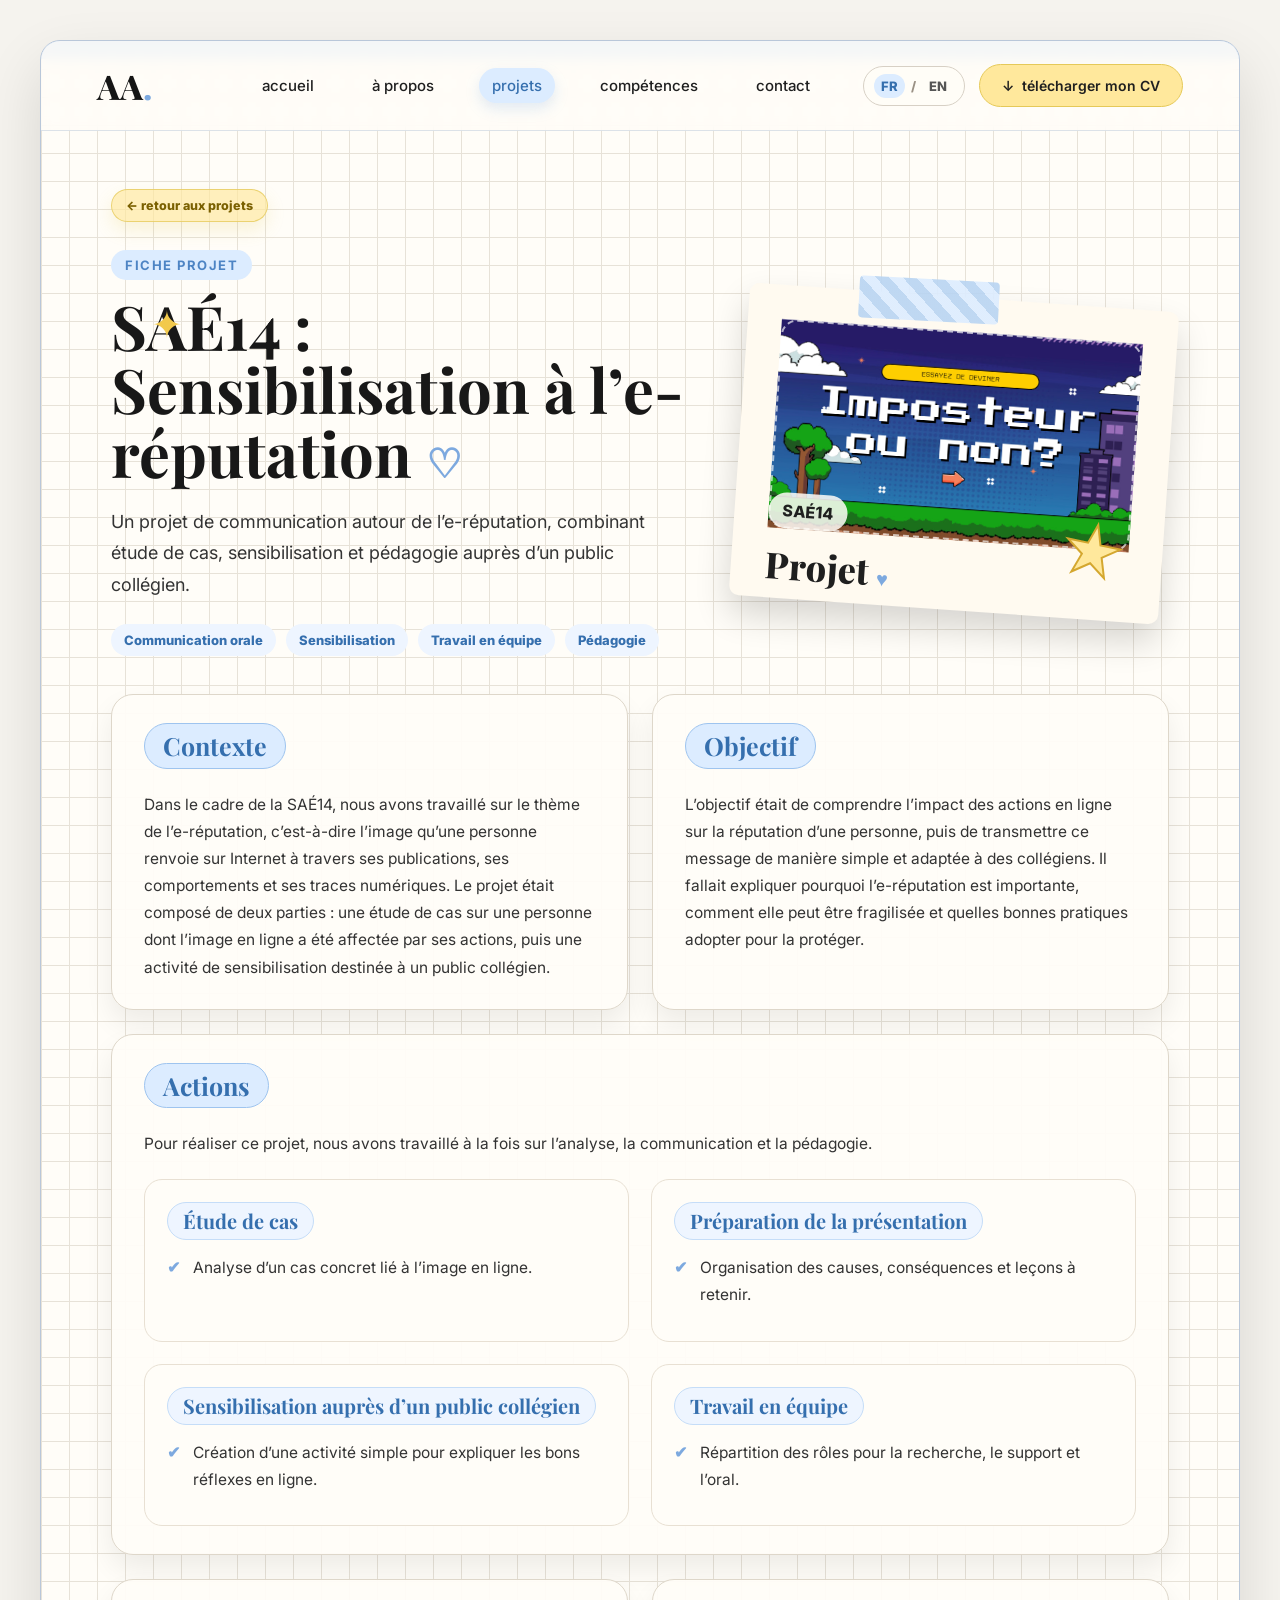
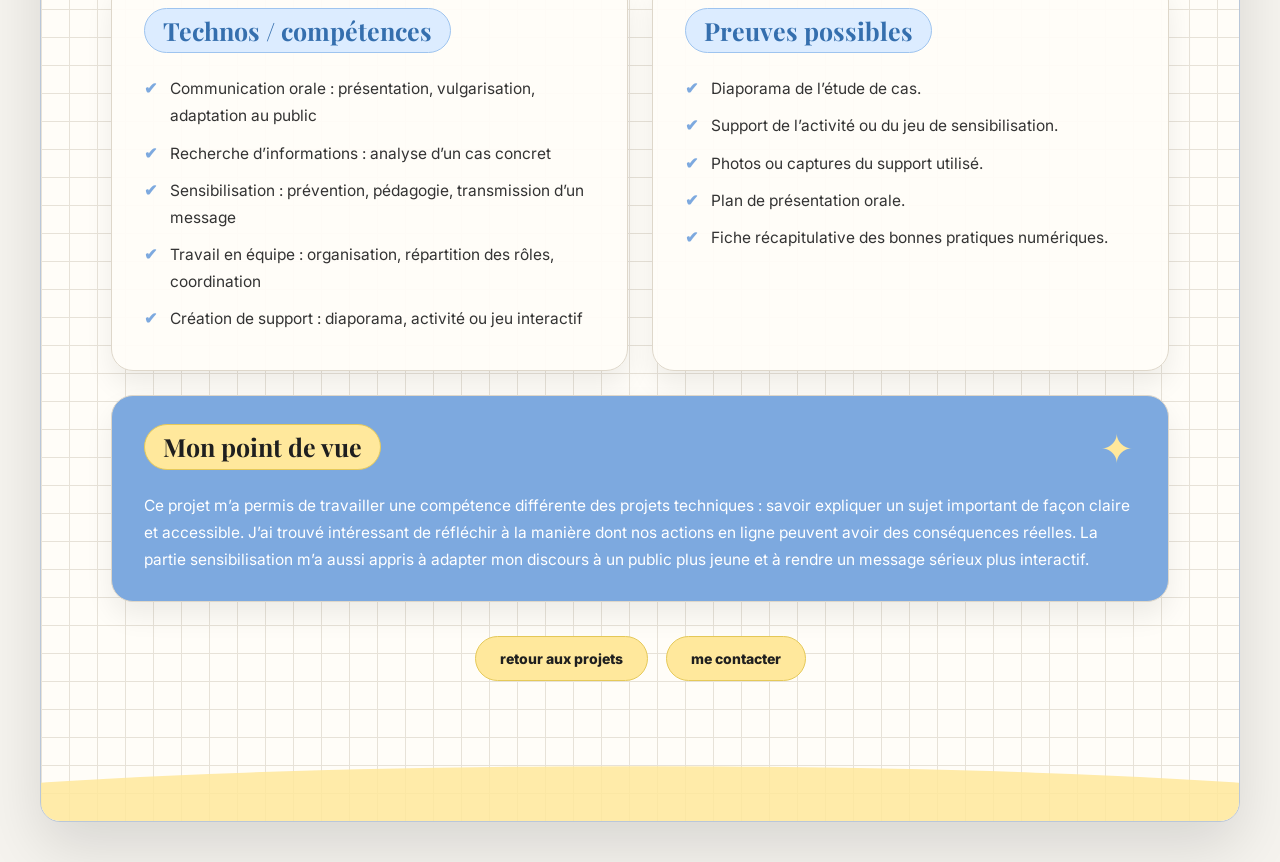
<file: sae14.html>
<!DOCTYPE html>
<html lang="fr">
<head>
  <meta charset="UTF-8" />
  <meta name="viewport" content="width=device-width, initial-scale=1.0" />

  <title>SAÉ14 - Aisya</title>

  <!-- Google Fonts -->
  <link rel="preconnect" href="https://fonts.googleapis.com">
  <link rel="preconnect" href="https://fonts.gstatic.com" crossorigin>
  <link 
    href="https://fonts.googleapis.com/css2?family=Inter:wght@400;500;600;700;800&family=Playfair+Display:wght@700;800&display=swap" 
    rel="stylesheet"
  >

  <link rel="stylesheet" href="style.css" />
</head>

<body>
  <div class="cursor-glow"></div>

  <main class="page-wrapper project-detail-page">

    <!-- HEADER -->
    <header class="header">
      <a href="index.html" class="logo">AA<span>.</span></a>

      <nav class="nav" id="navMenu">
        <a href="index.html" data-i18n="nav_home">accueil</a>
        <a href="about.html" data-i18n="nav_about">à propos</a>
        <a href="projects.html" class="active" data-i18n="nav_projects">projets</a>
        <a href="competences.html" data-i18n="nav_skills">compétences</a>
        <a href="contact.html" data-i18n="nav_contact">contact</a>
      </nav>

      <div class="header-actions">
        <div class="language-switch">
          <button class="lang-btn active" data-lang="fr">FR</button>
          <span>/</span>
          <button class="lang-btn" data-lang="en">EN</button>
        </div>

        <a href="cv-aisya.pdf" class="cv-button" download data-i18n="download_cv">
          <span>↓</span>
          télécharger mon CV
        </a>
      </div>

      <button class="menu-button" id="menuButton">
        ☰
      </button>
    </header>

    <!-- PROJECT DETAIL CONTENT -->
    <section class="project-detail-section">

      <a href="projects.html" class="back-link" data-i18n="sae14_back">← retour aux projets</a>

      <div class="project-detail-hero">
        <div class="project-detail-text">
          <p class="section-label" data-i18n="sae14_label">fiche projet</p>

          <h1 class="project-detail-title" data-i18n="sae14_title">
            SAÉ14 — Sensibilisation à l’e-réputation <span>♡</span>
          </h1>

          <p class="project-detail-intro" data-i18n="sae14_intro">
            Un projet de communication autour de l’e-réputation, combinant étude de cas, sensibilisation et pédagogie auprès d’un public collégien.
          </p>

          <div class="project-detail-tags">
            <span data-i18n="sae14_tag_communication">Communication orale</span>
            <span data-i18n="sae14_tag_awareness">Sensibilisation</span>
            <span data-i18n="sae14_tag_team">Travail en équipe</span>
            <span data-i18n="sae14_tag_pedagogy">Pédagogie</span>
          </div>
        </div>

        <div class="project-detail-visual">
          <div class="tape project-detail-tape"></div>

          <div class="project-detail-polaroid">
            <div class="project-detail-image">
              <img src="images/project-sae14.jpg" alt="SAÉ14 — E-réputation" />
              <span>SAÉ14</span>
            </div>
            <p>Projet <span>♥</span></p>
          </div>

          <span class="project-detail-star">★</span>
        </div>
      </div>

      <div class="project-detail-grid">

        <!-- CONTEXTE -->
        <article class="detail-card large-detail-card">
          <h2 data-i18n="sae14_context_title">Contexte</h2>

          <p data-i18n="sae14_context_text">
            Dans le cadre de la SAÉ14, nous avons travaillé sur le thème de l’e-réputation, c’est-à-dire l’image qu’une personne renvoie sur Internet à travers ses publications, ses comportements et ses traces numériques. Le projet était composé de deux parties : une étude de cas sur une personne dont l’image en ligne a été affectée par ses actions, puis une activité de sensibilisation destinée à un public collégien.
          </p>
        </article>

        <!-- OBJECTIF -->
        <article class="detail-card large-detail-card">
          <h2 data-i18n="sae14_objective_title">Objectif</h2>

          <p data-i18n="sae14_objective_text">
            L’objectif était de comprendre l’impact des actions en ligne sur la réputation d’une personne, puis de transmettre ce message de manière simple et adaptée à des collégiens. Il fallait expliquer pourquoi l’e-réputation est importante, comment elle peut être fragilisée et quelles bonnes pratiques adopter pour la protéger.
          </p>
        </article>

      </div>

      <!-- ACTIONS -->
      <article class="detail-card actions-card">
        <h2 data-i18n="sae14_actions_title">Actions</h2>

        <p data-i18n="sae14_actions_intro">
          Pour réaliser ce projet, nous avons travaillé à la fois sur l’analyse, la communication et la pédagogie.
        </p>

        <div class="actions-list">

        <div class="action-item">
          <h3 data-i18n="sae14_action1_title">Étude de cas</h3>
          <ul>
            <li data-i18n="sae14_action1_li1">Analyse d’un cas concret lié à l’image en ligne.</li>
          </ul>
        </div>

        <div class="action-item">
          <h3 data-i18n="sae14_action2_title">Préparation de la présentation</h3>
          <ul>
            <li data-i18n="sae14_action2_li1">Organisation des causes, conséquences et leçons à retenir.</li>
          </ul>
        </div>

        <div class="action-item">
          <h3 data-i18n="sae14_action3_title">Sensibilisation auprès d’un public collégien</h3>
          <ul>
            <li data-i18n="sae14_action3_li1">Création d’une activité simple pour expliquer les bons réflexes en ligne.</li>
          </ul>
        </div>

        <div class="action-item">
          <h3 data-i18n="sae14_action4_title">Travail en équipe</h3>
          <ul>
            <li data-i18n="sae14_action4_li1">Répartition des rôles pour la recherche, le support et l’oral.</li>
          </ul>
        </div>

      </div>
      </article>

      <div class="project-detail-grid bottom-detail-grid">

        <!-- TECHNOS -->
        <article class="detail-card">
          <h2 data-i18n="sae14_tech_title">Technos / compétences</h2>

          <ul class="check-list">
            <li data-i18n="sae14_tech1">Communication orale : présentation, vulgarisation, adaptation au public</li>
            <li data-i18n="sae14_tech2">Recherche d’informations : analyse d’un cas concret</li>
            <li data-i18n="sae14_tech3">Sensibilisation : prévention, pédagogie, transmission d’un message</li>
            <li data-i18n="sae14_tech4">Travail en équipe : organisation, répartition des rôles, coordination</li>
            <li data-i18n="sae14_tech5">Création de support : diaporama, activité ou jeu interactif</li>
          </ul>
        </article>

        <!-- PREUVES -->
        <article class="detail-card">
          <h2 data-i18n="sae14_proofs_title">Preuves possibles</h2>

          <ul class="proof-list">
            <li data-i18n="sae14_proof1">Diaporama de l’étude de cas.</li>
            <li data-i18n="sae14_proof2">Support de l’activité ou du jeu de sensibilisation.</li>
            <li data-i18n="sae14_proof3">Photos ou captures du support utilisé.</li>
            <li data-i18n="sae14_proof4">Plan de présentation orale.</li>
            <li data-i18n="sae14_proof5">Fiche récapitulative des bonnes pratiques numériques.</li>
          </ul>
        </article>

      </div>

      <!-- DESCRIPTION PERSONNALISÉE -->
      <article class="detail-card personal-detail-card">
        <span class="personal-star">✦</span>

        <h2 data-i18n="sae14_personal_title">Mon point de vue</h2>

        <p data-i18n="sae14_personal_text">
          Ce projet m’a permis de travailler une compétence différente des projets techniques : savoir expliquer un sujet important de façon claire et accessible. J’ai trouvé intéressant de réfléchir à la manière dont nos actions en ligne peuvent avoir des conséquences réelles. La partie sensibilisation m’a aussi appris à adapter mon discours à un public plus jeune et à rendre un message sérieux plus interactif.
        </p>
      </article>

      <div class="project-detail-nav">
        <a href="projects.html" class="about-contact-btn" data-i18n="sae14_back_button">retour aux projets</a>
        <a href="contact.html" class="about-contact-btn" data-i18n="sae14_contact_button">me contacter</a>
      </div>

      <span class="project-detail-doodle detail-doodle-one">✦</span>
      <span class="project-detail-doodle detail-doodle-two">♡</span>

    </section>

    <div class="wave project-detail-wave"></div>

  </main>

  <script src="script.js"></script>
</body>
</html>
</file>
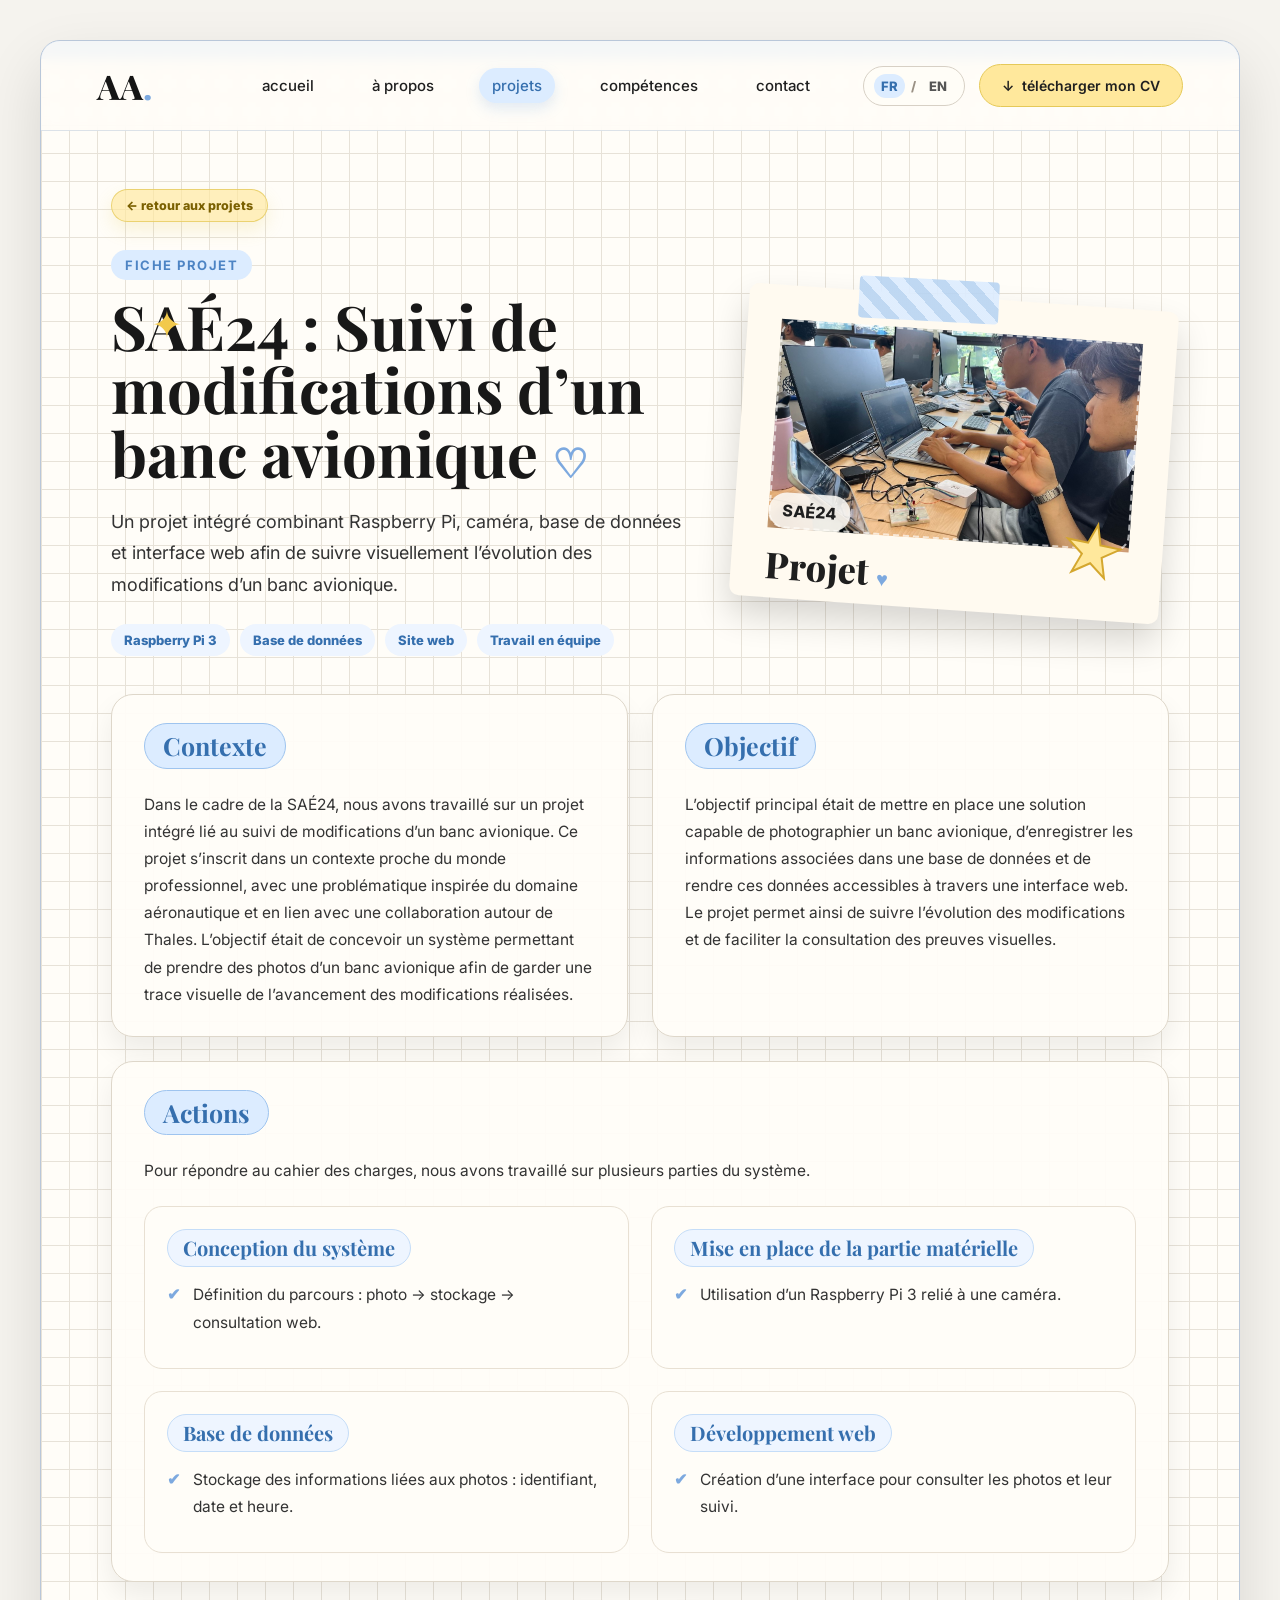
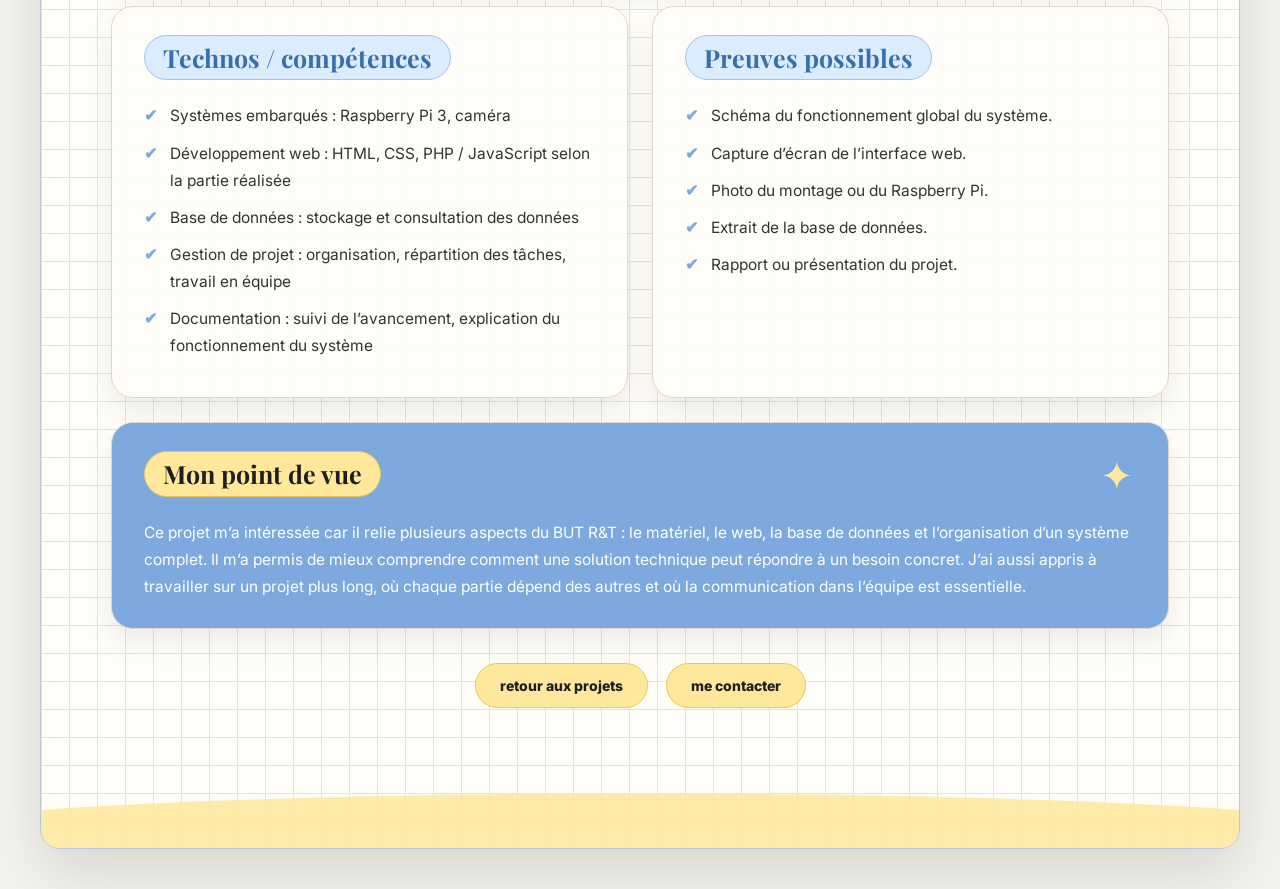
<file: sae24.html>
<!DOCTYPE html>
<html lang="fr">
<head>
  <meta charset="UTF-8" />
  <meta name="viewport" content="width=device-width, initial-scale=1.0" />

  <title>SAÉ24 - Aisya</title>

  <!-- Google Fonts -->
  <link rel="preconnect" href="https://fonts.googleapis.com">
  <link rel="preconnect" href="https://fonts.gstatic.com" crossorigin>
  <link 
    href="https://fonts.googleapis.com/css2?family=Inter:wght@400;500;600;700;800&family=Playfair+Display:wght@700;800&display=swap" 
    rel="stylesheet"
  >

  <link rel="stylesheet" href="style.css" />
</head>

<body>
  <div class="cursor-glow"></div>

  <main class="page-wrapper project-detail-page">

    <!-- HEADER -->
    <header class="header">
      <a href="index.html" class="logo">AA<span>.</span></a>

      <nav class="nav" id="navMenu">
        <a href="index.html" data-i18n="nav_home">accueil</a>
        <a href="about.html" data-i18n="nav_about">à propos</a>
        <a href="projects.html" class="active" data-i18n="nav_projects">projets</a>
        <a href="competences.html" data-i18n="nav_skills">compétences</a>
        <a href="contact.html" data-i18n="nav_contact">contact</a>
      </nav>

      <div class="header-actions">
        <div class="language-switch">
          <button class="lang-btn active" data-lang="fr">FR</button>
          <span>/</span>
          <button class="lang-btn" data-lang="en">EN</button>
        </div>

        <a href="cv-aisya.pdf" class="cv-button" download data-i18n="download_cv">
          <span>↓</span>
          télécharger mon CV
        </a>
      </div>

      <button class="menu-button" id="menuButton">
        ☰
      </button>
    </header>

    <!-- PROJECT DETAIL CONTENT -->
    <section class="project-detail-section">

      <a href="projects.html" class="back-link" data-i18n="sae24_back">← retour aux projets</a>

      <div class="project-detail-hero">
        <div class="project-detail-text">
          <p class="section-label" data-i18n="sae24_label">fiche projet</p>

          <h1 class="project-detail-title" data-i18n="sae24_title">
            SAÉ24 — Suivi de modifications d’un banc avionique <span>♡</span>
          </h1>

          <p class="project-detail-intro" data-i18n="sae24_intro">
            Un projet intégré combinant Raspberry Pi, caméra, base de données et interface web afin de suivre visuellement l’évolution des modifications d’un banc avionique.
          </p>

          <div class="project-detail-tags">
            <span>Raspberry Pi 3</span>
            <span data-i18n="sae24_tag_database">Base de données</span>
            <span data-i18n="sae24_tag_web">Site web</span>
            <span data-i18n="sae24_tag_team">Travail en équipe</span>
          </div>
        </div>

        <div class="project-detail-visual">
          <div class="tape project-detail-tape"></div>

          <div class="project-detail-polaroid">
            <div class="project-detail-image">
              <img src="images/project-sae24.jpg" alt="SAÉ24 — Banc Avionique" />
              <span>SAÉ24</span>
            </div>
            <p>Projet <span>♥</span></p>
          </div>

          <span class="project-detail-star">★</span>
        </div>
      </div>

      <div class="project-detail-grid">

        <!-- CONTEXTE -->
        <article class="detail-card large-detail-card">
          <h2 data-i18n="sae24_context_title">Contexte</h2>

          <p data-i18n="sae24_context_text">
            Dans le cadre de la SAÉ24, nous avons travaillé sur un projet intégré lié au suivi de modifications d’un banc avionique. Ce projet s’inscrit dans un contexte proche du monde professionnel, avec une problématique inspirée du domaine aéronautique et en lien avec une collaboration autour de Thales. L’objectif était de concevoir un système permettant de prendre des photos d’un banc avionique afin de garder une trace visuelle de l’avancement des modifications réalisées.
          </p>
        </article>

        <!-- OBJECTIF -->
        <article class="detail-card large-detail-card">
          <h2 data-i18n="sae24_objective_title">Objectif</h2>

          <p data-i18n="sae24_objective_text">
            L’objectif principal était de mettre en place une solution capable de photographier un banc avionique, d’enregistrer les informations associées dans une base de données et de rendre ces données accessibles à travers une interface web. Le projet permet ainsi de suivre l’évolution des modifications et de faciliter la consultation des preuves visuelles.
          </p>
        </article>

      </div>

      <!-- ACTIONS -->
      <article class="detail-card actions-card">
        <h2 data-i18n="sae24_actions_title">Actions</h2>

        <p data-i18n="sae24_actions_intro">
          Pour répondre au cahier des charges, nous avons travaillé sur plusieurs parties du système.
        </p>

        <div class="actions-list">

        <div class="action-item">
          <h3 data-i18n="sae24_action1_title">Conception du système</h3>
          <ul>
            <li data-i18n="sae24_action1_li1">Définition du parcours : photo → stockage → consultation web.</li>
          </ul>
        </div>

        <div class="action-item">
          <h3 data-i18n="sae24_action2_title">Mise en place de la partie matérielle</h3>
          <ul>
            <li data-i18n="sae24_action2_li1">Utilisation d’un Raspberry Pi 3 relié à une caméra.</li>
          </ul>
        </div>

        <div class="action-item">
          <h3 data-i18n="sae24_action3_title">Base de données</h3>
          <ul>
            <li data-i18n="sae24_action3_li1">Stockage des informations liées aux photos : identifiant, date et heure.</li>
          </ul>
        </div>

        <div class="action-item">
          <h3 data-i18n="sae24_action4_title">Développement web</h3>
          <ul>
            <li data-i18n="sae24_action4_li1">Création d’une interface pour consulter les photos et leur suivi.</li>
          </ul>
        </div>

      </div>
      </article>

      <div class="project-detail-grid bottom-detail-grid">

        <!-- TECHNOS -->
        <article class="detail-card">
          <h2 data-i18n="sae24_tech_title">Technos / compétences</h2>

          <ul class="check-list">
            <li data-i18n="sae24_tech1">Systèmes embarqués : Raspberry Pi 3, caméra</li>
            <li data-i18n="sae24_tech2">Développement web : HTML, CSS, PHP / JavaScript selon la partie réalisée</li>
            <li data-i18n="sae24_tech3">Base de données : stockage et consultation des données</li>
            <li data-i18n="sae24_tech4">Gestion de projet : organisation, répartition des tâches, travail en équipe</li>
            <li data-i18n="sae24_tech5">Documentation : suivi de l’avancement, explication du fonctionnement du système</li>
          </ul>
        </article>

        <!-- PREUVES -->
        <article class="detail-card">
          <h2 data-i18n="sae24_proofs_title">Preuves possibles</h2>

          <ul class="proof-list">
            <li data-i18n="sae24_proof1">Schéma du fonctionnement global du système.</li>
            <li data-i18n="sae24_proof2">Capture d’écran de l’interface web.</li>
            <li data-i18n="sae24_proof3">Photo du montage ou du Raspberry Pi.</li>
            <li data-i18n="sae24_proof4">Extrait de la base de données.</li>
            <li data-i18n="sae24_proof5">Rapport ou présentation du projet.</li>
          </ul>
        </article>

      </div>

      <!-- DESCRIPTION PERSONNALISÉE -->
      <article class="detail-card personal-detail-card">
        <span class="personal-star">✦</span>

        <h2 data-i18n="sae24_personal_title">Mon point de vue</h2>

        <p data-i18n="sae24_personal_text">
          Ce projet m’a intéressée car il relie plusieurs aspects du BUT R&T : le matériel, le web, la base de données et l’organisation d’un système complet. Il m’a permis de mieux comprendre comment une solution technique peut répondre à un besoin concret. J’ai aussi appris à travailler sur un projet plus long, où chaque partie dépend des autres et où la communication dans l’équipe est essentielle.
        </p>
      </article>

      <div class="project-detail-nav">
        <a href="projects.html" class="about-contact-btn" data-i18n="sae24_back_button">retour aux projets</a>
        <a href="contact.html" class="about-contact-btn" data-i18n="sae24_contact_button">me contacter</a>
      </div>

      <span class="project-detail-doodle detail-doodle-one">✦</span>
      <span class="project-detail-doodle detail-doodle-two">♡</span>

    </section>

    <div class="wave project-detail-wave"></div>

  </main>

  <script src="script.js"></script>
</body>
</html>
</file>
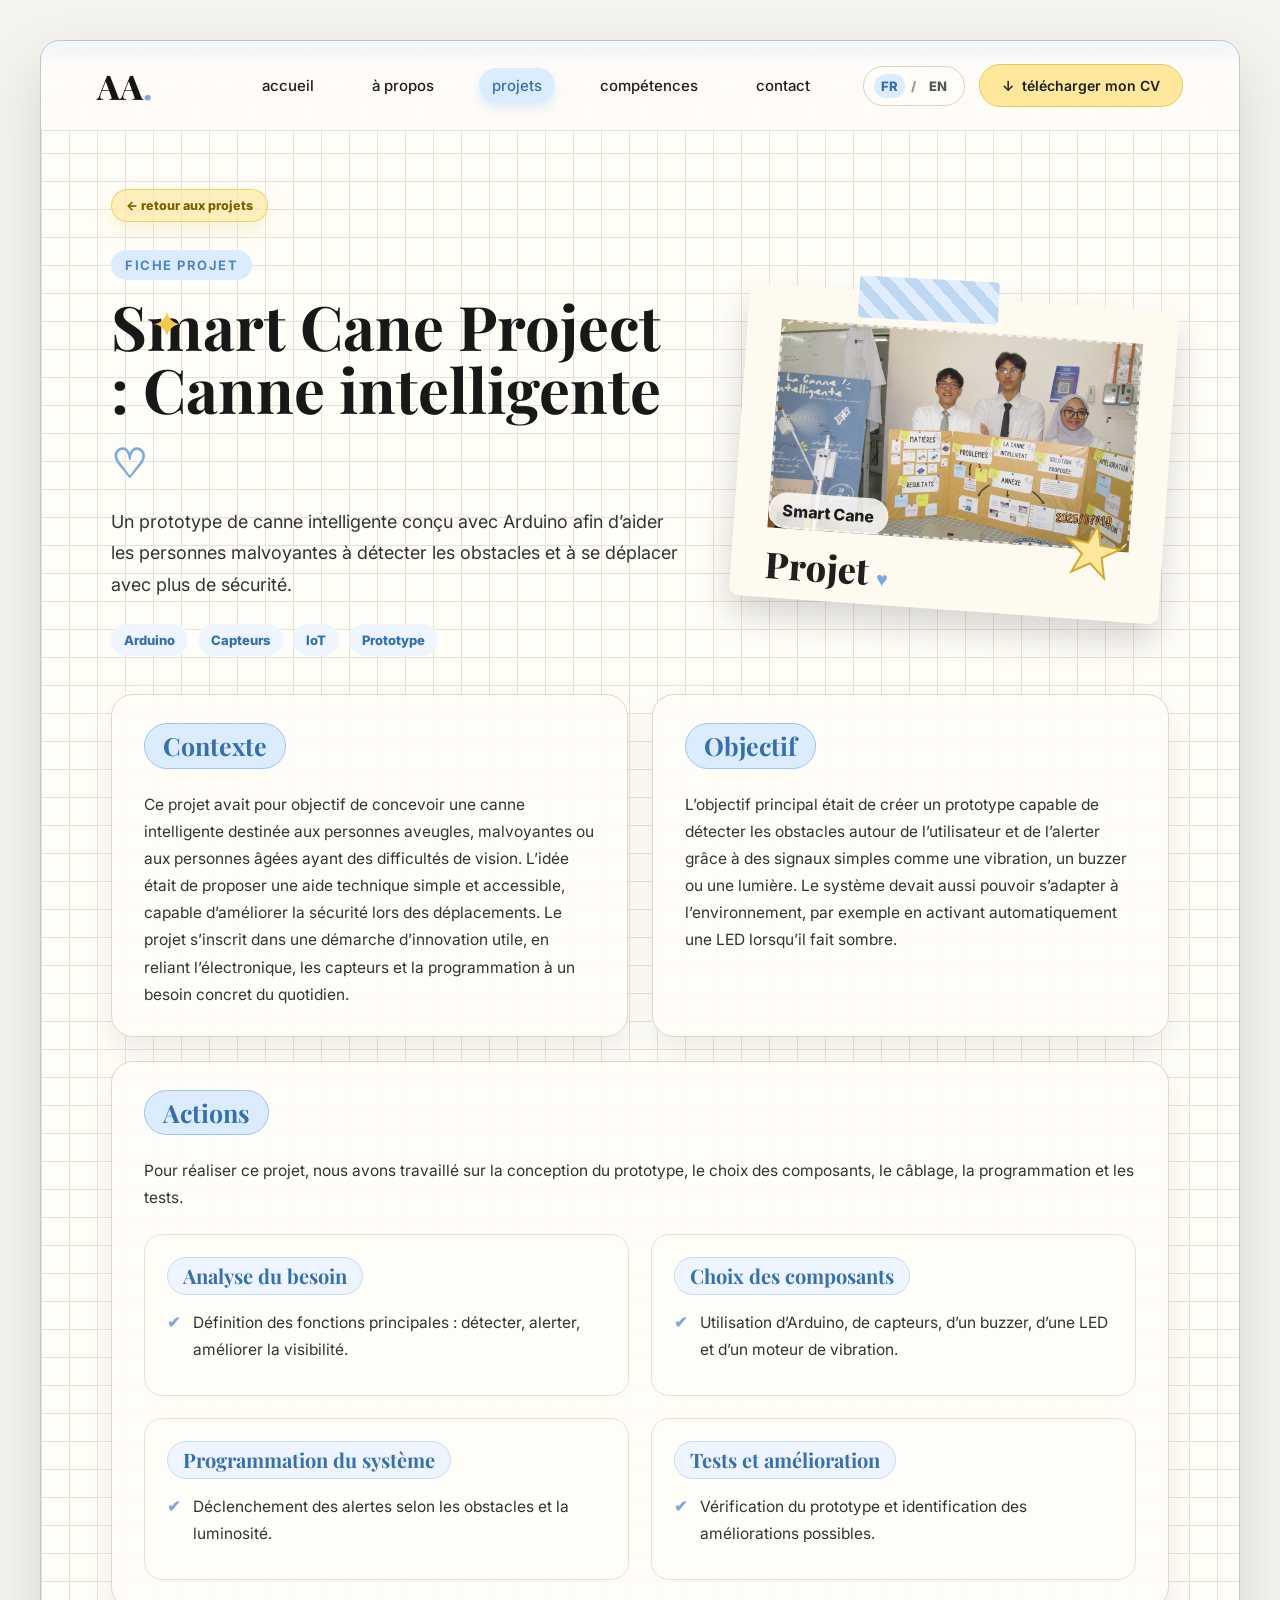
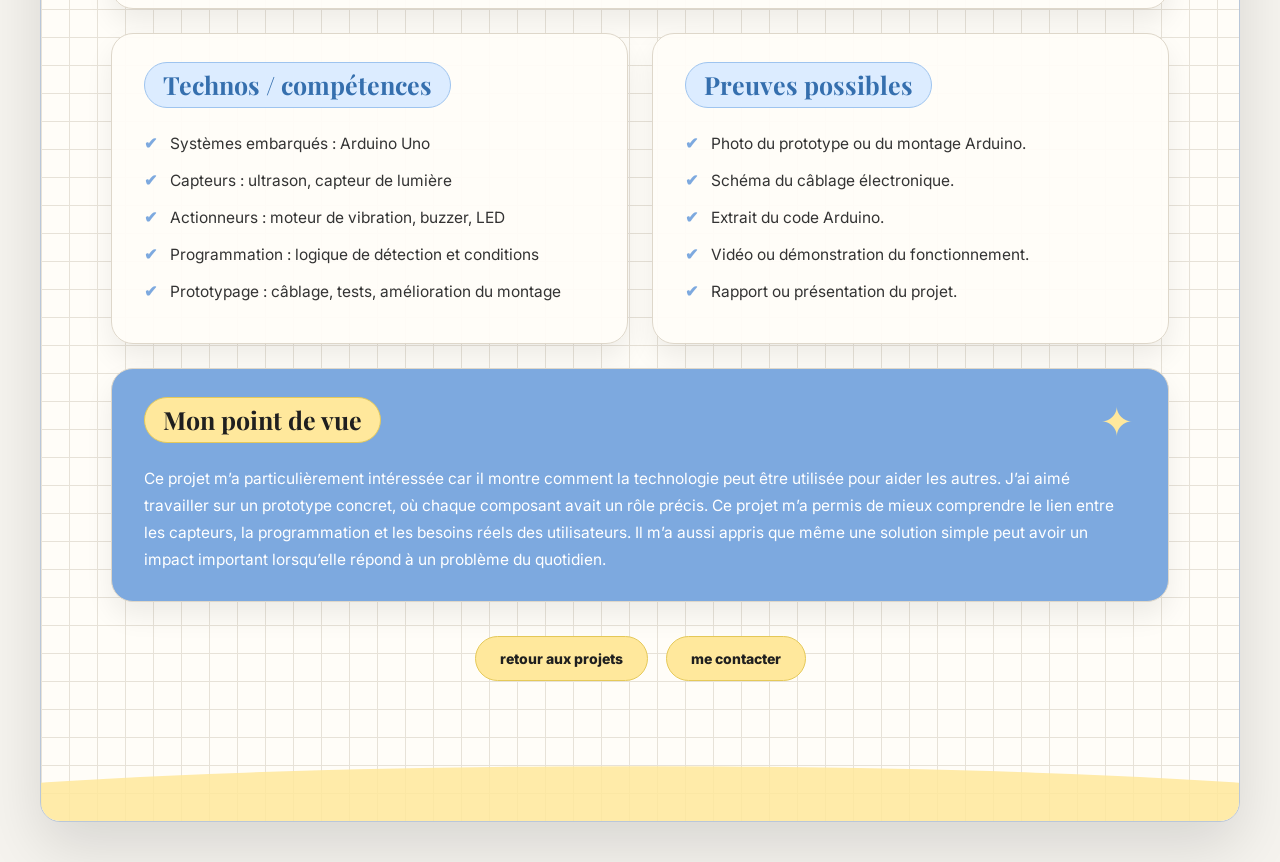
<file: smartcane.html>
<!DOCTYPE html>
<html lang="fr">
<head>
  <meta charset="UTF-8" />
  <meta name="viewport" content="width=device-width, initial-scale=1.0" />

  <title>Smart Cane - Aisya</title>

  <!-- Google Fonts -->
  <link rel="preconnect" href="https://fonts.googleapis.com">
  <link rel="preconnect" href="https://fonts.gstatic.com" crossorigin>
  <link 
    href="https://fonts.googleapis.com/css2?family=Inter:wght@400;500;600;700;800&family=Playfair+Display:wght@700;800&display=swap" 
    rel="stylesheet"
  >

  <link rel="stylesheet" href="style.css" />
</head>

<body>
  <div class="cursor-glow"></div>

  <main class="page-wrapper project-detail-page">

    <!-- HEADER -->
    <header class="header">
      <a href="index.html" class="logo">AA<span>.</span></a>

      <nav class="nav" id="navMenu">
        <a href="index.html" data-i18n="nav_home">accueil</a>
        <a href="about.html" data-i18n="nav_about">à propos</a>
        <a href="projects.html" class="active" data-i18n="nav_projects">projets</a>
        <a href="competences.html" data-i18n="nav_skills">compétences</a>
        <a href="contact.html" data-i18n="nav_contact">contact</a>
      </nav>

      <div class="header-actions">
        <div class="language-switch">
          <button class="lang-btn active" data-lang="fr">FR</button>
          <span>/</span>
          <button class="lang-btn" data-lang="en">EN</button>
        </div>

        <a href="cv-aisya.pdf" class="cv-button" download data-i18n="download_cv">
          <span>↓</span>
          télécharger mon CV
        </a>
      </div>

      <button class="menu-button" id="menuButton">
        ☰
      </button>
    </header>

    <!-- PROJECT DETAIL CONTENT -->
    <section class="project-detail-section">

      <a href="projects.html" class="back-link" data-i18n="smartcane_back">← retour aux projets</a>

      <div class="project-detail-hero">
        <div class="project-detail-text">
          <p class="section-label" data-i18n="smartcane_label">fiche projet</p>

          <h1 class="project-detail-title" data-i18n="smartcane_title">
            Smart Cane Project — Canne intelligente <span>♡</span>
          </h1>

          <p class="project-detail-intro" data-i18n="smartcane_intro">
            Un prototype de canne intelligente conçu avec Arduino afin d’aider les personnes malvoyantes à détecter les obstacles et à se déplacer avec plus de sécurité.
          </p>

          <div class="project-detail-tags">
            <span>Arduino</span>
            <span data-i18n="smartcane_tag_sensors">Capteurs</span>
            <span data-i18n="smartcane_tag_iot">IoT</span>
            <span data-i18n="smartcane_tag_prototype">Prototype</span>
          </div>
        </div>

        <div class="project-detail-visual">
          <div class="tape project-detail-tape"></div>

          <div class="project-detail-polaroid">
            <div class="project-detail-image">
              <img src="images/project-smartcane.jpg" alt="Smart Cane Project" />
              <span>Smart Cane</span>
            </div>
            <p>Projet <span>♥</span></p>
          </div>

          <span class="project-detail-star">★</span>
        </div>
      </div>

      <div class="project-detail-grid">

        <!-- CONTEXTE -->
        <article class="detail-card large-detail-card">
          <h2 data-i18n="smartcane_context_title">Contexte</h2>

          <p data-i18n="smartcane_context_text">
            Ce projet avait pour objectif de concevoir une canne intelligente destinée aux personnes aveugles, malvoyantes ou aux personnes âgées ayant des difficultés de vision. L’idée était de proposer une aide technique simple et accessible, capable d’améliorer la sécurité lors des déplacements. Le projet s’inscrit dans une démarche d’innovation utile, en reliant l’électronique, les capteurs et la programmation à un besoin concret du quotidien.
          </p>
        </article>

        <!-- OBJECTIF -->
        <article class="detail-card large-detail-card">
          <h2 data-i18n="smartcane_objective_title">Objectif</h2>

          <p data-i18n="smartcane_objective_text">
            L’objectif principal était de créer un prototype capable de détecter les obstacles autour de l’utilisateur et de l’alerter grâce à des signaux simples comme une vibration, un buzzer ou une lumière. Le système devait aussi pouvoir s’adapter à l’environnement, par exemple en activant automatiquement une LED lorsqu’il fait sombre.
          </p>
        </article>

      </div>

      <!-- ACTIONS -->
      <article class="detail-card actions-card">
        <h2 data-i18n="smartcane_actions_title">Actions</h2>

        <p data-i18n="smartcane_actions_intro">
          Pour réaliser ce projet, nous avons travaillé sur la conception du prototype, le choix des composants, le câblage, la programmation et les tests.
        </p>

        <div class="actions-list">

        <div class="action-item">
          <h3 data-i18n="smartcane_action1_title">Analyse du besoin</h3>
          <ul>
            <li data-i18n="smartcane_action1_li1">Définition des fonctions principales : détecter, alerter, améliorer la visibilité.</li>
          </ul>
        </div>

        <div class="action-item">
          <h3 data-i18n="smartcane_action2_title">Choix des composants</h3>
          <ul>
            <li data-i18n="smartcane_action2_li1">Utilisation d’Arduino, de capteurs, d’un buzzer, d’une LED et d’un moteur de vibration.</li>
          </ul>
        </div>

        <div class="action-item">
          <h3 data-i18n="smartcane_action3_title">Programmation du système</h3>
          <ul>
            <li data-i18n="smartcane_action3_li1">Déclenchement des alertes selon les obstacles et la luminosité.</li>
          </ul>
        </div>

        <div class="action-item">
          <h3 data-i18n="smartcane_action4_title">Tests et amélioration</h3>
          <ul>
            <li data-i18n="smartcane_action4_li1">Vérification du prototype et identification des améliorations possibles.</li>
          </ul>
        </div>

      </div>
      </article>

      <div class="project-detail-grid bottom-detail-grid">

        <!-- TECHNOS -->
        <article class="detail-card">
          <h2 data-i18n="smartcane_tech_title">Technos / compétences</h2>

          <ul class="check-list">
            <li data-i18n="smartcane_tech1">Systèmes embarqués : Arduino Uno</li>
            <li data-i18n="smartcane_tech2">Capteurs : ultrason, capteur de lumière</li>
            <li data-i18n="smartcane_tech3">Actionneurs : moteur de vibration, buzzer, LED</li>
            <li data-i18n="smartcane_tech4">Programmation : logique de détection et conditions</li>
            <li data-i18n="smartcane_tech5">Prototypage : câblage, tests, amélioration du montage</li>
          </ul>
        </article>

        <!-- PREUVES -->
        <article class="detail-card">
          <h2 data-i18n="smartcane_proofs_title">Preuves possibles</h2>

          <ul class="proof-list">
            <li data-i18n="smartcane_proof1">Photo du prototype ou du montage Arduino.</li>
            <li data-i18n="smartcane_proof2">Schéma du câblage électronique.</li>
            <li data-i18n="smartcane_proof3">Extrait du code Arduino.</li>
            <li data-i18n="smartcane_proof4">Vidéo ou démonstration du fonctionnement.</li>
            <li data-i18n="smartcane_proof5">Rapport ou présentation du projet.</li>
          </ul>
        </article>

      </div>

      <!-- DESCRIPTION PERSONNALISÉE -->
      <article class="detail-card personal-detail-card">
        <span class="personal-star">✦</span>

        <h2 data-i18n="smartcane_personal_title">Mon point de vue</h2>

        <p data-i18n="smartcane_personal_text">
          Ce projet m’a particulièrement intéressée car il montre comment la technologie peut être utilisée pour aider les autres. J’ai aimé travailler sur un prototype concret, où chaque composant avait un rôle précis. Ce projet m’a permis de mieux comprendre le lien entre les capteurs, la programmation et les besoins réels des utilisateurs. Il m’a aussi appris que même une solution simple peut avoir un impact important lorsqu’elle répond à un problème du quotidien.
        </p>
      </article>

      <div class="project-detail-nav">
        <a href="projects.html" class="about-contact-btn" data-i18n="smartcane_back_button">retour aux projets</a>
        <a href="contact.html" class="about-contact-btn" data-i18n="smartcane_contact_button">me contacter</a>
      </div>

      <span class="project-detail-doodle detail-doodle-one">✦</span>
      <span class="project-detail-doodle detail-doodle-two">♡</span>

    </section>

    <div class="wave project-detail-wave"></div>

  </main>

  <script src="script.js"></script>
</body>
</html>
</file>
<file: style.css>
/* RESET */
* {
  margin: 0;
  padding: 0;
  box-sizing: border-box;
}

/* GENERAL */
body {
  min-height: 100vh;
  background: #f5f3ee;
  font-family: "Inter", sans-serif;
  color: #1f1f1f;
  display: flex;
  justify-content: center;
  align-items: center;
  padding: 40px 20px;
  opacity: 1;
  transition: opacity 0.45s ease;
}

body.page-loaded {
  opacity: 1;
}

body.page-exit {
  opacity: 0;
}

.cursor-glow {
  position: fixed;
  width: 90px;
  height: 90px;
  border-radius: 50%;
  pointer-events: none;
  z-index: 9999;
  opacity: 0;
  transform: translate(-50%, -50%);
  background: radial-gradient(
    circle,
    rgba(125, 169, 223, 0.22) 0%,
    rgba(180, 215, 255, 0.14) 35%,
    rgba(220, 236, 255, 0.05) 65%,
    transparent 100%
  );
  filter: blur(10px);
  transition: opacity 0.25s ease;
  mix-blend-mode: multiply;
}

/* MAIN CONTAINER */
.page-wrapper {
  width: min(1200px, 100%);
  min-height: 720px;
  position: relative;
  overflow: hidden;
  border: 1.5px solid #b9c7d9;
  border-radius: 20px;
  background-color: #fffdf8;
  background-image:
    linear-gradient(#e7e2d8 1px, transparent 1px),
    linear-gradient(90deg, #e7e2d8 1px, transparent 1px);
  background-size: 28px 28px;
  box-shadow: 0 25px 60px rgba(0, 0, 0, 0.12);
}

.page-wrapper::before {
  content: "";
  position: absolute;
  inset: 0 0 auto 0;
  height: 18px;
  background: #c9ddf5;
  z-index: 1;
}

/* HEADER */
.header {
  height: 90px;
  padding: 18px 56px;
  display: flex;
  align-items: center;
  gap: 40px;
  position: relative;
  z-index: 5;
  background: rgba(255, 253, 248, 0.8);
  backdrop-filter: blur(6px);
  border-bottom: 1px solid rgba(185, 199, 217, 0.5);
}

.logo {
  font-family: "Playfair Display", serif;
  font-size: 34px;
  font-weight: 800;
  color: #151515;
  text-decoration: none;
  margin-right: auto;
}

.logo span {
  color: #7da9df;
}

.nav {
  display: flex;
  align-items: center;
  gap: 32px;
}

.nav a {
  text-decoration: none;
  color: #1f1f1f;
  font-size: 15px;
  font-weight: 500;
  transition: 0.25s ease;
  padding: 8px 13px;
  border-radius: 999px;
}

.nav a:hover {
  color: #356fae;
  background: #dcecff;
  box-shadow: 0 8px 18px rgba(125, 169, 223, 0.35);
  transform: translateY(-2px);
}

.nav a.active {
  color: #356fae;
  background: #dcecff;
  box-shadow: 0 6px 14px rgba(125, 169, 223, 0.22);
}

.header-actions {
  display: flex;
  align-items: center;
  gap: 14px;
}

.language-switch {
  display: flex;
  align-items: center;
  gap: 6px;
  background: rgba(255, 253, 248, 0.9);
  border: 1.5px solid #d7d0c5;
  border-radius: 999px;
  padding: 7px 10px;
  font-size: 13px;
  font-weight: 800;
}

.language-switch span {
  color: #9a9185;
}

.lang-btn {
  border: none;
  background: transparent;
  font-family: "Inter", sans-serif;
  font-size: 13px;
  font-weight: 800;
  color: #555;
  cursor: pointer;
  padding: 4px 7px;
  border-radius: 999px;
  transition: 0.2s ease;
}

.lang-btn:hover,
.lang-btn.active {
  background: #dcecff;
  color: #356fae;
}

.cv-button {
  text-decoration: none;
  color: #1f1f1f;
  background: #ffe89c;
  border: 1px solid #e5c959;
  padding: 12px 22px;
  border-radius: 999px;
  font-size: 14px;
  font-weight: 600;
  display: flex;
  align-items: center;
  gap: 8px;
  transition: 0.2s ease;
  white-space: nowrap;
}

.cv-button:hover {
  transform: translateY(-2px);
  box-shadow: 0 8px 18px rgba(224, 194, 65, 0.3);
}

.menu-button {
  display: none;
  border: none;
  background: transparent;
  font-size: 28px;
  cursor: pointer;
}

/* HOME PAGE */
.hero {
  min-height: 610px;
  padding: 80px 70px 120px;
  display: grid;
  grid-template-columns: 1fr 1fr;
  align-items: center;
  position: relative;
  z-index: 2;
}

.hero-text {
  position: relative;
  max-width: 520px;
}

.bubble {
  display: inline-block;
  border: 2px solid #1f1f1f;
  background: #fffdf8;
  border-radius: 50%;
  padding: 12px 22px;
  font-size: 15px;
  transform: rotate(-8deg);
  margin-bottom: 24px;
  position: relative;
}

.bubble::after {
  content: "";
  position: absolute;
  bottom: -10px;
  left: 32px;
  width: 14px;
  height: 14px;
  background: #fffdf8;
  border-right: 2px solid #1f1f1f;
  border-bottom: 2px solid #1f1f1f;
  transform: rotate(45deg);
}

.small-title {
  display: inline-block;
  background: #dcecff;
  padding: 8px 18px;
  border-radius: 10px;
  font-size: 20px;
  margin-bottom: 14px;
}

.name-title {
  font-family: "Playfair Display", serif;
  font-size: clamp(76px, 9vw, 130px);
  line-height: 0.9;
  color: #181818;
  position: relative;
  margin-bottom: 34px;
  display: flex;
  flex-direction: column;
  width: fit-content;
}

.name-title span {
  font-family: "Playfair Display", serif;
  font-size: clamp(30px, 3.5vw, 52px);
  font-weight: 800;
  letter-spacing: 1px;
  margin-top: 8px;
}

.name-title::after {
  content: "";
  position: absolute;
  left: 0;
  bottom: 42px;
  width: 100%;
  height: 14px;
  background: #ffe89c;
  z-index: -1;
  border-radius: 999px;
}

.intro {
  max-width: 520px;
  font-size: 19px;
  line-height: 1.75;
  color: #272727;
}

.hero-photo {
  position: relative;
  display: flex;
  justify-content: center;
}

.polaroid {
  width: 370px;
  background: #fffaf0;
  padding: 18px 18px 48px;
  border-radius: 8px;
  transform: rotate(4deg);
  box-shadow: 0 18px 35px rgba(0, 0, 0, 0.18);
  position: relative;
  z-index: 2;
}

.polaroid img {
  width: 100%;
  height: 350px;
  object-fit: cover;
  border-radius: 4px;
  display: block;
}

.polaroid p {
  position: absolute;
  bottom: 8px;
  left: 42px;
  font-family: "Playfair Display", serif;
  font-size: 34px;
  color: #1f1f1f;
}

.polaroid p span {
  color: #7da9df;
  font-size: 22px;
}

.tape {
  position: absolute;
  top: -20px;
  width: 140px;
  height: 42px;
  background: repeating-linear-gradient(
    45deg,
    #b8d4f2,
    #b8d4f2 10px,
    #dcecff 10px,
    #dcecff 20px
  );
  z-index: 3;
  transform: rotate(3deg);
  opacity: 0.9;
  border-radius: 4px;
}

.star {
  position: absolute;
  right: 115px;
  bottom: 35px;
  font-size: 58px;
  color: #ffe89c;
  -webkit-text-stroke: 2px #d4a72f;
  z-index: 4;
  transform: rotate(12deg);
}

.doodle {
  position: absolute;
  z-index: 3;
  user-select: none;
}

.heart {
  top: 100px;
  left: 475px;
  color: #7da9df;
  font-size: 24px;
}

.smile {
  left: 550px;
  bottom: 135px;
  color: #7da9df;
  font-size: 38px;
}

.sparkle {
  color: #f2c94c;
  font-size: 30px;
}

.sparkle.one {
  top: 260px;
  right: 410px;
}

.sparkle.two {
  top: 300px;
  right: 450px;
}

.wave {
  position: absolute;
  bottom: 0;
  left: 0;
  width: 100%;
  min-height: 110px;
  background: #ffe89c;
  z-index: 1;
  clip-path: ellipse(70% 50% at 50% 100%);
  opacity: 0.95;
}

/* PROJECTS PAGE */
.projects-page {
  min-height: 760px;
}

.projects-section {
  position: relative;
  z-index: 2;
  padding: 58px 70px 130px;
}

.projects-heading {
  text-align: center;
  max-width: 780px;
  margin: 0 auto 34px;
}

.section-label {
  display: inline-block;
  font-size: 13px;
  font-weight: 700;
  text-transform: uppercase;
  letter-spacing: 1.5px;
  color: #4d84c4;
  background: #dcecff;
  padding: 7px 14px;
  border-radius: 999px;
  margin-bottom: 14px;
}

.projects-title {
  font-family: "Playfair Display", serif;
  font-size: clamp(56px, 7vw, 96px);
  line-height: 0.95;
  margin-bottom: 18px;
  color: #181818;
}

.projects-title span {
  color: #7da9df;
  font-size: 40px;
  vertical-align: top;
}

.projects-intro {
  font-size: 17px;
  line-height: 1.7;
  color: #333;
  max-width: 720px;
  margin: 0 auto;
}

.project-filters {
  display: flex;
  justify-content: center;
  flex-wrap: wrap;
  gap: 14px;
  margin: 34px 0;
}

.filter-btn {
  border: 1px solid #d7d0c5;
  background: rgba(255, 253, 248, 0.9);
  color: #1f1f1f;
  padding: 11px 20px;
  border-radius: 999px;
  font-family: "Inter", sans-serif;
  font-size: 14px;
  font-weight: 700;
  cursor: pointer;
  transition: 0.2s ease;
}

.filter-btn:hover,
.filter-btn.active {
  background: #dcecff;
  border-color: #9ec4ef;
  color: #356fae;
  transform: translateY(-2px);
}

.projects-grid {
  display: grid;
  grid-template-columns: repeat(3, 1fr);
  gap: 26px;
}

.project-card {
  background: rgba(255, 253, 248, 0.95);
  border: 1.5px solid #ded7ca;
  border-radius: 22px;
  overflow: hidden;
  box-shadow: 0 16px 30px rgba(0, 0, 0, 0.08);
  transition: 0.25s ease;
}

.project-card:hover {
  transform: translateY(-6px) rotate(-1deg);
  box-shadow: 0 22px 40px rgba(0, 0, 0, 0.12);
}

.project-color-box,
.project-image-box {
  height: 190px;
  position: relative;
  overflow: hidden;
}

.project-color-box {
  display: flex;
  align-items: flex-end;
  justify-content: flex-start;
  padding: 18px;
}

.project-color-box::before,
.project-image-box::before {
  content: "";
  position: absolute;
  inset: 18px;
  border: 2px dashed rgba(255, 255, 255, 0.7);
  border-radius: 16px;
  z-index: 2;
  pointer-events: none;
}

.project-color-box span,
.project-image-box span {
  position: absolute;
  left: 24px;
  bottom: 24px;
  z-index: 3;
  background: rgba(255, 253, 248, 0.9);
  padding: 8px 14px;
  border-radius: 999px;
  font-weight: 800;
  color: #1f1f1f;
}

.project-image-box img {
  width: 100%;
  height: 100%;
  display: block;
  object-fit: cover;
}

.box-blue {
  background: linear-gradient(135deg, #dcecff, #7da9df);
}

.box-yellow {
  background: linear-gradient(135deg, #fff3bf, #f2c94c);
}

.box-green {
  background: linear-gradient(135deg, #e6f0d2, #b7cc8b);
}

.project-content {
  padding: 24px;
}

.project-tag {
  display: inline-block;
  background: #fff1a8;
  color: #5f4d00;
  font-size: 12px;
  font-weight: 800;
  padding: 6px 10px;
  border-radius: 999px;
  margin-bottom: 14px;
}

.project-content h2 {
  font-family: "Playfair Display", serif;
  font-size: 27px;
  line-height: 1.15;
  margin-bottom: 12px;
  color: #181818;
}

.project-content p {
  font-size: 14.5px;
  line-height: 1.65;
  color: #333;
}

.project-meta {
  display: flex;
  flex-wrap: wrap;
  gap: 8px;
  margin: 18px 0;
}

.project-meta span {
  font-size: 12px;
  font-weight: 700;
  background: #eef5ff;
  color: #356fae;
  padding: 6px 9px;
  border-radius: 999px;
}

.project-link {
  display: inline-block;
  margin-top: 4px;
  text-decoration: none;
  color: #1f1f1f;
  font-weight: 800;
  border-bottom: 2px solid #ffe89c;
  transition: 0.2s ease;
}

.project-link:hover {
  color: #356fae;
  border-bottom-color: #7da9df;
}

.project-doodle {
  position: absolute;
  z-index: 1;
  pointer-events: none;
}

.star-left {
  left: 120px;
  top: 135px;
  color: #f2c94c;
  font-size: 38px;
}

.star-right {
  right: 120px;
  top: 180px;
  color: #7da9df;
  font-size: 42px;
}

.note {
  right: 750px;
  top: 95px;
  background: #fffdf8;
  border: 1.5px solid #1f1f1f;
  border-radius: 50%;
  padding: 13px 18px;
  font-size: 13px;
  transform: rotate(-8deg);
}

/* ABOUT PAGE */
.about-page {
  min-height: 1200px;
}

.about-hero {
  position: relative;
  z-index: 2;
  padding: 70px 78px 10px;
  display: grid;
  grid-template-columns: 1fr 1fr;
  gap: 56px;
  align-items: center;
}

.about-hero-text {
  max-width: 610px;
}

.about-title {
  font-family: "Playfair Display", serif;
  font-size: clamp(48px, 5.5vw, 82px);
  line-height: 1.02;
  color: #181818;
  margin-bottom: 24px;
}

html[lang="en"] .about-title {
  font-size: clamp(42px, 4.6vw, 66px);
  line-height: 1.02;
  max-width: 560px;
}

.about-title span {
  color: #7da9df;
  font-size: 42px;
}

.about-intro {
  font-size: 18px;
  line-height: 1.75;
  color: #2b2b2b;
  max-width: 570px;
  margin-bottom: 26px;
}

.about-cta,
.about-contact-btn {
  display: inline-block;
  text-decoration: none;
  background: #ffe89c;
  color: #1f1f1f;
  border: 1px solid #e5c959;
  padding: 13px 24px;
  border-radius: 999px;
  font-size: 14px;
  font-weight: 800;
  transition: 0.2s ease;
}

.about-cta:hover,
.about-contact-btn:hover {
  transform: translateY(-2px);
  box-shadow: 0 8px 18px rgba(224, 194, 65, 0.3);
}

.about-photo-zone {
  min-height: 360px;
  position: relative;
}

.about-photo-card {
  background: #fffaf0;
  padding: 16px 16px 44px;
  border-radius: 10px;
  box-shadow: 0 18px 35px rgba(0, 0, 0, 0.15);
  position: absolute;
}

.large-photo {
  width: 430px;
  right: 80px;
  top: -5px;
  transform: rotate(4deg);
}

.small-photo {
  width: 220px;
  right: -5px;
  top: 40px;
  transform: rotate(5deg);
  padding-bottom: 16px;
}

.about-color-block {
  width: 100%;
  border-radius: 8px;
  position: relative;
}

.about-color-block::after,
.hobby-image::after,
.mini-photo::after {
  content: "image";
  position: absolute;
  inset: 0;
  display: grid;
  place-items: center;
  font-weight: 800;
  color: rgba(31, 31, 31, 0.35);
  text-transform: uppercase;
  letter-spacing: 1px;
  font-size: 13px;
}

.large-photo .about-color-block,
.large-photo .about-real-img {
  height: 300px;
}

.small-photo .about-color-block,
.small-photo .about-real-img {
  height: 165px;
}

.about-real-img {
  width: 100%;
  display: block;
  object-fit: cover;
  border-radius: 8px;
}

.about-photo-card p {
  position: absolute;
  left: 34px;
  bottom: 8px;
  font-family: "Playfair Display", serif;
  font-size: 31px;
  font-weight: 800;
}

.about-photo-card p span {
  color: #7da9df;
  font-size: 20px;
}

.photo-blue {
  background: linear-gradient(135deg, #dcecff, #7da9df);
}

.photo-yellow {
  background: linear-gradient(135deg, #fff3bf, #f2c94c);
}

.photo-green {
  background: linear-gradient(135deg, #e6f0d2, #b7cc8b);
}

.about-tape-main {
  right: 200px;
  top: -20px;
}

.sticky-note {
  position: absolute;
  right: 20px;
  bottom: -20px;
  background: #fff7d3;
  border: 1.5px solid #e5c959;
  padding: 22px 24px;
  width: 150px;
  border-radius: 8px;
  transform: rotate(-5deg);
  font-family: "Playfair Display", serif;
  font-size: 19px;
  line-height: 1.35;
  box-shadow: 0 10px 22px rgba(0, 0, 0, 0.1);
}

.sticky-note span {
  color: #f2c94c;
}

/* LINKEDIN CARD */
.linkedin-card-section {
  position: relative;
  z-index: 3;
  width: calc(100% - 140px);
  margin: 34px auto 36px;
}

.linkedin-card {
  background: rgba(255, 253, 248, 0.96);
  border: 1.5px solid #ded7ca;
  border-radius: 22px;
  padding: 28px 34px;
  box-shadow: 0 14px 28px rgba(0, 0, 0, 0.07);
  display: grid;
  grid-template-columns: 90px 1fr auto;
  gap: 28px;
  align-items: center;
}

.linkedin-logo-box {
  width: 78px;
  height: 78px;
  border-radius: 18px;
  background: #7da9df;
  display: grid;
  place-items: center;
  box-shadow: 0 12px 24px rgba(125, 169, 223, 0.35);
}

.linkedin-logo-box span {
  color: #fff;
  font-family: "Inter", sans-serif;
  font-size: 42px;
  font-weight: 800;
  line-height: 1;
}

.linkedin-text h2 {
  font-family: "Playfair Display", serif;
  font-size: 32px;
  color: #181818;
  margin-bottom: 8px;
}

.linkedin-text h2 span {
  color: #f2c94c;
  font-size: 24px;
}

.linkedin-text p {
  font-size: 16px;
  line-height: 1.6;
  color: #333;
  max-width: 600px;
}

.linkedin-button {
  text-decoration: none;
  background: #7da9df;
  color: #fff;
  border: 1px solid #5f91cc;
  padding: 14px 26px;
  border-radius: 12px;
  font-size: 15px;
  font-weight: 800;
  white-space: nowrap;
  transition: 0.25s ease;
}

.linkedin-button:hover {
  transform: translateY(-3px);
  box-shadow: 0 10px 22px rgba(125, 169, 223, 0.35);
  background: #6b9cd6;
}

/* ABOUT BLOCKS */
.about-block {
  position: relative;
  z-index: 2;
  width: calc(100% - 140px);
  margin: 0 auto 28px;
  background: rgba(255, 253, 248, 0.92);
  border: 1.5px solid #ded7ca;
  border-radius: 22px;
  box-shadow: 0 12px 26px rgba(0, 0, 0, 0.06);
}

/* STORY */
.story-block {
  display: grid;
  grid-template-columns: 280px 1fr;
  gap: 42px;
  align-items: center;
  padding: 26px 34px;
}

.story-image {
  position: relative;
}

.story-image .about-color-block {
  height: 160px;
  transform: rotate(-3deg);
  border: 10px solid #fffaf0;
  box-shadow: 0 12px 22px rgba(0, 0, 0, 0.12);
}

.story-real-img {
  width: 100%;
  height: 160px;
  object-fit: cover;
  display: block;
  border-radius: 8px;
  transform: rotate(-3deg);
  border: 10px solid #fffaf0;
  box-shadow: 0 12px 22px rgba(0, 0, 0, 0.12);
}

.story-tape {
  top: -14px;
  left: 70px;
  z-index: 3;
}

.story-text h2,
.block-heading h2,
.outside-text h2 {
  font-family: "Playfair Display", serif;
  font-size: 34px;
  margin-bottom: 14px;
}

.story-text h2 span,
.block-heading h2 span,
.outside-text h2 span {
  color: #7da9df;
}

.story-text p,
.outside-text p {
  font-size: 16px;
  line-height: 1.7;
  color: #333;
  max-width: 760px;
}

.inline-link {
  display: inline-block;
  margin-top: 14px;
  color: #356fae;
  font-weight: 800;
  text-decoration: none;
  border-bottom: 2px solid #dcecff;
}

/* HOBBIES */
.hobbies-block {
  padding: 28px 34px 34px;
}

.block-heading {
  margin-bottom: 22px;
}

.block-heading p {
  font-size: 15.5px;
  color: #444;
}

.hobby-gallery {
  display: grid;
  grid-template-columns: repeat(4, 1fr);
  gap: 22px;
}

.hobby-card {
  background: #fffdf8;
  border: 1.5px solid #ded7ca;
  border-radius: 16px;
  padding: 14px;
  transition: 0.2s ease;
}

.hobby-card:hover {
  transform: translateY(-4px) rotate(-1deg);
}

.hobby-image {
  height: 145px;
  border-radius: 14px;
  margin-bottom: 16px;
  overflow: hidden;
  position: relative;
}

.hobby-image::after {
  content: none;
}

.hobby-image img {
  width: 100%;
  height: 100%;
  display: block;
  object-fit: cover;
}

.hobby-card h3 {
  font-family: "Playfair Display", serif;
  font-size: 22px;
  margin-bottom: 8px;
}

.hobby-card p {
  font-size: 14px;
  line-height: 1.6;
  color: #333;
}

/* OUTSIDE IUT */
.outside-block {
  display: grid;
  grid-template-columns: 380px 1fr;
  gap: 24px;
  align-items: center;
  padding: 30px 34px;
  overflow: hidden;
  margin-bottom: 34px;
}

.outside-text {
  min-width: 380px;
}

.outside-gallery {
  width: 100%;
  display: flex;
  gap: 28px;
  align-items: center;
  justify-content: center;
  overflow: visible;
}

.mini-photo {
  width: 185px;
  height: 185px;
  border-radius: 14px;
  border: 9px solid #fffaf0;
  box-shadow: 0 12px 26px rgba(0, 0, 0, 0.13);
  position: relative;
  overflow: hidden;
  background: #fffaf0;
}

.mini-photo::after {
  content: none;
}

.mini-photo img {
  width: 100%;
  height: 100%;
  display: block;
  object-fit: cover;
}

.mini-photo:nth-child(1) {
  transform: rotate(-4deg);
}

.mini-photo:nth-child(2) {
  transform: rotate(3deg);
}

.mini-photo:nth-child(3) {
  transform: rotate(-2deg);
}

.paper-note {
  display: none;
}

/* PARCOURS SECTION - FINAL CARD TIMELINE */
.parcours-block {
  padding: 48px 54px 58px;
  overflow: visible;
}

.parcours-title-tape {
  display: inline-block;
  background: rgba(220, 236, 255, 0.9);
  border: 1.5px solid rgba(158, 196, 239, 0.8);
  padding: 10px 30px;
  border-radius: 9px;
  transform: rotate(-3deg);
  margin-bottom: 52px;
  box-shadow: 0 10px 22px rgba(125, 169, 223, 0.18);
}

.parcours-title-tape h2 {
  font-family: "Playfair Display", serif;
  font-size: 38px;
  color: #181818;
  line-height: 1;
}

.parcours-timeline {
  position: relative;
  display: grid;
  grid-template-columns: repeat(3, 1fr);
  gap: 28px;
  padding: 54px 0 0;
}

.parcours-timeline::before {
  content: "";
  position: absolute;
  top: 22px;
  left: 9%;
  right: 9%;
  height: 4px;
  background: #7da9df;
  border-radius: 999px;
  box-shadow: 0 0 0 3px rgba(220, 236, 255, 0.85);
  z-index: 1;
}

.parcours-item {
  position: relative;
  z-index: 2;
  background: rgba(255, 253, 248, 0.92);
  border: 1.5px solid #ded7ca;
  border-radius: 18px;
  padding: 18px 18px 24px;
  min-height: 395px;
  box-shadow: 0 14px 28px rgba(0, 0, 0, 0.07);
  transition: 0.25s ease;
  text-align: left;
}

.parcours-item:hover {
  transform: translateY(-5px) rotate(-1deg);
  box-shadow: 0 18px 34px rgba(0, 0, 0, 0.1);
}

.parcours-dot {
  width: 26px;
  height: 26px;
  border: 7px solid #fffdf8;
  border-radius: 50%;
  position: absolute;
  top: -45px;
  left: 50%;
  transform: translateX(-50%);
  z-index: 4;
  box-shadow: 0 0 0 2px rgba(125, 169, 223, 0.25);
}

.parcours-pin {
  display: none;
}

.parcours-blue .parcours-dot {
  background: #7da9df;
}

.parcours-yellow .parcours-dot {
  background: #f2c94c;
}

.parcours-green .parcours-dot {
  background: #b7cc8b;
}

.parcours-photo {
  width: 100%;
  height: 145px;
  background: #fffaf0;
  border: 8px solid #fffaf0;
  border-radius: 12px;
  margin: 0 0 22px;
  box-shadow: 0 10px 22px rgba(0, 0, 0, 0.1);
  overflow: hidden;
  position: relative;
}

.parcours-blue .parcours-photo,
.parcours-yellow .parcours-photo,
.parcours-green .parcours-photo {
  width: 100%;
  height: 145px;
}

.parcours-photo img {
  width: 100%;
  height: 100%;
  display: block;
  object-fit: cover;
  object-position: center;
}

.parcours-item:nth-child(1) .parcours-photo {
  transform: rotate(-1.5deg);
}

.parcours-item:nth-child(2) .parcours-photo {
  transform: rotate(1.5deg);
}

.parcours-item:nth-child(3) .parcours-photo {
  transform: rotate(-1deg);
}

.parcours-item h3 {
  font-family: "Playfair Display", serif;
  font-size: 26px;
  line-height: 1.15;
  color: #181818;
  margin-bottom: 10px;
  min-height: 60px;
}

.parcours-item p {
  font-size: 15px;
  font-weight: 800;
  font-style: italic;
  line-height: 1.35;
  margin-bottom: 18px;
}

.parcours-blue p {
  color: #356fae;
}

.parcours-yellow p {
  color: #d49b00;
}

.parcours-green p {
  color: #6f8d3e;
}

.parcours-item span {
  display: inline-block;
  font-size: 15px;
  font-weight: 800;
  padding: 9px 17px;
  border-radius: 10px;
  position: relative;
  z-index: 5;
}

.parcours-blue span {
  color: #356fae;
  border: 1.5px solid #7da9df;
  background: rgba(220, 236, 255, 0.75);
}

.parcours-yellow span {
  color: #b77c00;
  border: 1.5px solid #f2c94c;
  background: rgba(255, 232, 156, 0.65);
}

.parcours-green span {
  color: #55712f;
  border: 1.5px solid #b7cc8b;
  background: rgba(230, 240, 210, 0.75);
}

.parcours-doodle {
  position: absolute;
  pointer-events: none;
  z-index: 2;
}

.parcours-heart {
  left: 30px;
  top: 190px;
  color: #7da9df;
  font-size: 34px;
}

.parcours-star {
  right: 44px;
  top: 34px;
  color: #7da9df;
  font-size: 34px;
}

.parcours-plane {
  right: 58px;
  bottom: 32px;
  color: #f2c94c;
  font-size: 38px;
  transform: rotate(12deg);
}

/* FINAL CTA */
.about-final-cta {
  position: relative;
  z-index: 2;
  width: calc(100% - 140px);
  margin: 30px auto 60px;
  background: #7da9df;
  color: #fff;
  border-radius: 20px;
  padding: 30px 56px;
  display: flex;
  justify-content: space-between;
  align-items: center;
}

.about-final-cta div {
  display: flex;
  align-items: center;
  gap: 24px;
}

.about-final-cta span {
  font-size: 38px;
}

.about-final-cta p {
  font-family: "Playfair Display", serif;
  font-size: 28px;
  line-height: 1.25;
  font-weight: 800;
  letter-spacing: 0.2px;
}

.cta-star {
  font-size: 52px;
  color: #ffe89c;
  -webkit-text-stroke: 1.5px #fffdf8;
  transform: rotate(12deg);
  display: inline-block;
}

.about-contact-btn {
  background: #ffe89c;
  color: #1f1f1f;
}

.about-wave {
  opacity: 0.8;
}

.about-doodle {
  position: absolute;
  z-index: 3;
  pointer-events: none;
}

.about-star-one {
  left: 120px;
  top: 290px;
  color: #f2c94c;
  font-size: 35px;
}

.about-smile {
  left: 480px;
  bottom: 110px;
  color: #7da9df;
  font-size: 42px;
}

/* SKILLS PAGE */
.skills-page {
  min-height: 900px;
}

.skills-section {
  position: relative;
  z-index: 2;
  padding: 58px 70px 130px;
}

.skills-heading {
  text-align: center;
  max-width: 820px;
  margin: 0 auto 28px;
  display: flex;
  flex-direction: column;
  align-items: center;
}

.skills-heading .section-label {
  width: fit-content;
}

.skills-title {
  font-family: "Playfair Display", serif;
  font-size: clamp(56px, 7vw, 96px);
  line-height: 0.85;
  margin-bottom: 12px;
  color: #181818;
  position: relative;
  display: inline-block;
}

html[lang="en"] .skills-title {
  font-size: clamp(52px, 6.4vw, 88px);
}

.skills-title span {
  color: #7da9df;
  font-size: 38px;
  position: absolute;
  left: 50%;
  bottom: -38px;
  transform: translateX(-50%);
}

.skills-intro {
  font-size: 17px;
  line-height: 1.55;
  color: #333;
  max-width: 760px;
  margin: 18px auto 0;
}

.skills-grid {
  display: grid;
  grid-template-columns: repeat(5, 1fr);
  gap: 18px;
}

.skill-column {
  background: rgba(255, 253, 248, 0.94);
  border: 1.5px solid #ded7ca;
  border-radius: 22px;
  padding: 24px 18px;
  min-height: 390px;
  box-shadow: 0 14px 28px rgba(0, 0, 0, 0.06);
  transition: 0.25s ease;
}

.skill-column:hover {
  transform: translateY(-5px) rotate(-1deg);
  box-shadow: 0 18px 34px rgba(0, 0, 0, 0.1);
}

.skill-icon {
  width: 62px;
  height: 62px;
  border-radius: 18px;
  display: grid;
  place-items: center;
  margin: 0 auto 18px;
  font-weight: 800;
  font-size: 25px;
}

.blue-icon {
  background: #dcecff;
  color: #356fae;
}

.yellow-icon {
  background: #ffe89c;
  color: #8a6d00;
}

.green-icon {
  background: #e6f0d2;
  color: #607d37;
}

.purple-icon {
  background: #e8def8;
  color: #7c5db5;
}

.pink-icon {
  background: #f6d4df;
  color: #b85c76;
}

.skill-column h2 {
  font-family: "Playfair Display", serif;
  font-size: 24px;
  line-height: 1.15;
  text-align: center;
  margin-bottom: 20px;
  color: #181818;
}

.skill-badges {
  display: flex;
  flex-direction: column;
  gap: 10px;
  align-items: center;
}

.skill-badges span {
  display: inline-block;
  width: fit-content;
  max-width: 100%;
  background: #eef5ff;
  color: #356fae;
  padding: 8px 13px;
  border-radius: 999px;
  font-size: 13px;
  font-weight: 700;
  text-align: center;
}

.skill-column:nth-child(2) .skill-badges span {
  background: #fff3bf;
  color: #7a6000;
}

.skill-column:nth-child(3) .skill-badges span {
  background: #e6f0d2;
  color: #526d2f;
}

.skill-column:nth-child(4) .skill-badges span {
  background: #eee6fa;
  color: #7359a8;
}

.skill-column:nth-child(5) .skill-badges span {
  background: #f8e0e8;
  color: #a34d67;
}

.skills-note {
  margin: 44px auto 0;
  max-width: 720px;
  display: flex;
  justify-content: center;
  align-items: center;
  gap: 22px;
  color: #7da9df;
}

.skills-note p {
  font-family: "Playfair Display", serif;
  color: #356fae;
  font-size: 22px;
  font-weight: 800;
  text-align: center;
}

.skills-note span {
  font-size: 28px;
}

.skills-doodle {
  position: absolute;
  z-index: 1;
  pointer-events: none;
}

.skills-star-one {
  left: 110px;
  top: 175px;
  color: #f2c94c;
  font-size: 38px;
}

.skills-star-two {
  right: 120px;
  top: 165px;
  color: #7da9df;
  font-size: 40px;
}

.skills-smile {
  right: 90px;
  bottom: 115px;
  color: #7da9df;
  font-size: 38px;
}

.skills-wave {
  opacity: 0.85;
}

/* CONTACT PAGE */
.contact-page {
  min-height: 1100px;
}

.contact-section {
  position: relative;
  z-index: 2;
  padding: 58px 70px 130px;
}

.contact-heading {
  text-align: center;
  max-width: 860px;
  margin: 0 auto 34px;
}

.contact-title {
  font-family: "Playfair Display", serif;
  font-size: clamp(58px, 7vw, 100px);
  line-height: 0.95;
  margin-bottom: 16px;
  color: #181818;
}

.contact-title span {
  display: inline-block;
  border-bottom: 10px solid #ffe89c;
  line-height: 0.9;
}

.contact-intro {
  font-size: 18px;
  line-height: 1.7;
  color: #333;
  max-width: 760px;
  margin: 0 auto;
}

.contact-board {
  display: grid;
  grid-template-columns: 1fr 260px;
  gap: 28px;
  align-items: start;
  margin-top: 28px;
}

.contact-info-card {
  background: rgba(255, 253, 248, 0.96);
  border: 1.5px solid #ded7ca;
  border-radius: 24px;
  box-shadow: 0 16px 30px rgba(0, 0, 0, 0.07);
}

.notebook-card {
  display: grid;
  grid-template-columns: 56px 1fr;
  overflow: hidden;
}

.notebook-rings {
  display: flex;
  flex-direction: column;
  justify-content: center;
  gap: 26px;
  align-items: center;
  padding: 20px 0;
  background: rgba(255, 253, 248, 0.85);
  border-right: 1px solid #e8e0d3;
}

.notebook-rings span {
  width: 18px;
  height: 18px;
  border: 2px solid #d8d0c4;
  border-radius: 50%;
}

.contact-info-list {
  padding: 18px 22px;
}

.contact-info-row {
  display: grid;
  grid-template-columns: 72px 1fr auto;
  gap: 18px;
  align-items: center;
  padding: 18px 4px;
}

.contact-info-row:not(:last-child) {
  border-bottom: 1px solid #eee6da;
}

.info-icon {
  width: 64px;
  height: 64px;
  border-radius: 16px;
  display: grid;
  place-items: center;
  font-size: 28px;
  font-weight: 800;
}

.linkedin-bg {
  background: #7da9df;
  color: #fff;
}

.mail-bg {
  background: #ffe89c;
  color: #8a6d00;
}

.location-bg {
  background: #d7e8b8;
  color: #5e7d2f;
}

.info-text h3 {
  font-family: "Playfair Display", serif;
  font-size: 31px;
  margin-bottom: 6px;
  color: #181818;
}

.info-text h3 span {
  color: #7da9df;
  font-size: 20px;
}

.info-text p {
  font-size: 15px;
  line-height: 1.6;
  color: #333;
  max-width: 500px;
}

.info-action {
  text-decoration: none;
  background: #dcecff;
  color: #356fae;
  padding: 12px 18px;
  border-radius: 999px;
  font-size: 14px;
  font-weight: 800;
  white-space: nowrap;
  transition: 0.25s ease;
}

.info-action:hover {
  transform: translateY(-2px);
  box-shadow: 0 10px 18px rgba(125, 169, 223, 0.25);
}

.static-pill {
  background: #ffe89c;
  color: #5f4d00;
  padding: 12px 18px;
  border-radius: 999px;
  font-size: 14px;
  font-weight: 800;
  white-space: nowrap;
}

.green-pill {
  background: #e6f0d2;
  color: #55712f;
}

.contact-note-card {
  position: relative;
  background: #fffdf8;
  border: 1.5px solid #ded7ca;
  border-radius: 14px;
  padding: 26px 22px;
  box-shadow: 0 12px 24px rgba(0, 0, 0, 0.06);
  transform: rotate(-2deg);
  min-height: 220px;
}

.paperclip {
  position: absolute;
  top: -8px;
  left: 18px;
  font-size: 34px;
  color: #7f7f7f;
}

.contact-note-card p {
  font-family: "Playfair Display", serif;
  font-size: 28px;
  line-height: 1.5;
  color: #1f1f1f;
  margin-top: 18px;
}

.contact-note-card span {
  display: inline-block;
  margin-top: 10px;
  color: #7da9df;
  font-size: 22px;
}

.contact-form-wrapper {
  margin-top: 34px;
  display: grid;
  grid-template-columns: 260px 1fr;
  gap: 28px;
  align-items: start;
}

.contact-photo-card {
  background: #fffaf0;
  padding: 14px 14px 44px;
  border-radius: 14px;
  box-shadow: 0 16px 30px rgba(0, 0, 0, 0.12);
  transform: rotate(-1.8deg);
  position: relative;
}

.contact-photo-placeholder,
.contact-real-img {
  width: 100%;
  height: 225px;
  border-radius: 8px;
  display: block;
  object-fit: cover;
}

.contact-photo-placeholder {
  background: linear-gradient(135deg, #dcecff, #7da9df);
  position: relative;
}

.contact-photo-placeholder::after {
  content: "image";
  position: absolute;
  inset: 0;
  display: grid;
  place-items: center;
  font-weight: 800;
  color: rgba(31, 31, 31, 0.35);
  text-transform: uppercase;
  letter-spacing: 1px;
  font-size: 13px;
}

.contact-photo-card p {
  position: absolute;
  left: 28px;
  bottom: 8px;
  font-family: "Playfair Display", serif;
  font-size: 34px;
  color: #1f1f1f;
}

.contact-photo-card p span {
  color: #7da9df;
  font-size: 20px;
}

.contact-tape {
  top: -16px;
  left: 68px;
  z-index: 3;
}

.contact-form-card {
  background: rgba(255, 253, 248, 0.96);
  border: 1.5px solid #ded7ca;
  border-radius: 24px;
  padding: 28px 30px;
  box-shadow: 0 16px 30px rgba(0, 0, 0, 0.07);
}

.contact-form-card h2 {
  font-family: "Playfair Display", serif;
  font-size: 40px;
  margin-bottom: 18px;
  color: #181818;
}

.contact-form-card h2 span {
  color: #7da9df;
  font-size: 22px;
}

.contact-form {
  display: flex;
  flex-direction: column;
  gap: 14px;
}

.form-row {
  display: grid;
  grid-template-columns: 1fr 1fr;
  gap: 14px;
}

.contact-form input,
.contact-form textarea {
  width: 100%;
  border: 1.5px solid #e4ddd2;
  border-radius: 12px;
  padding: 14px 16px;
  font-family: "Inter", sans-serif;
  font-size: 15px;
  background: #fffdf8;
  outline: none;
}

.contact-form input:focus,
.contact-form textarea:focus {
  border-color: #a8c8ef;
  box-shadow: 0 0 0 3px rgba(220, 236, 255, 0.5);
}

.contact-form textarea {
  min-height: 170px;
  resize: vertical;
}

.form-bottom {
  display: flex;
  align-items: center;
  justify-content: space-between;
  margin-top: 6px;
}

.send-btn {
  border: 1px solid #e5c959;
  background: #ffe89c;
  color: #1f1f1f;
  padding: 14px 26px;
  border-radius: 999px;
  font-size: 15px;
  font-weight: 800;
  cursor: pointer;
  transition: 0.25s ease;
}

.send-btn:hover {
  transform: translateY(-2px);
  box-shadow: 0 10px 18px rgba(224, 194, 65, 0.28);
}

.form-doodle {
  font-size: 28px;
  color: #7da9df;
}

.contact-bottom-box {
  position: relative;
  z-index: 2;
  margin: 42px auto 0;
  max-width: 780px;
  background: rgba(220, 236, 255, 0.9);
  border: 1.5px solid #9ec4ef;
  border-radius: 22px;
  padding: 26px 36px;
  text-align: center;
  box-shadow: 0 14px 28px rgba(125, 169, 223, 0.18);
  display: flex;
  align-items: center;
  justify-content: center;
  gap: 26px;
}

.contact-bottom-box p {
  font-size: 18px;
  color: #333;
  margin-bottom: 6px;
}

.contact-bottom-box h3 {
  font-family: "Playfair Display", serif;
  font-size: 32px;
  color: #356fae;
}

.bottom-star {
  color: #f2c94c;
  font-size: 34px;
}

.bottom-heart {
  color: #7da9df;
  font-size: 34px;
}

.contact-doodle {
  position: absolute;
  z-index: 1;
  pointer-events: none;
}

.contact-star-one {
  left: 160px;
  top: 148px;
  color: #f2c94c;
  font-size: 34px;
}

.contact-heart-one {
  left: 212px;
  top: 188px;
  color: #7da9df;
  font-size: 26px;
}

.contact-smile-one {
  right: 160px;
  top: 225px;
  color: #7da9df;
  font-size: 38px;
}

.contact-wave {
  opacity: 0.85;
}

/* PROJECT DETAIL PAGES */
.project-detail-page {
  min-height: 1450px;
}

.project-detail-section {
  position: relative;
  z-index: 2;
  padding: 58px 70px 140px;
}

.back-link {
  display: inline-block;
  text-decoration: none;
  font-size: 12.5px;
  font-weight: 800;
  background: rgba(255, 232, 156, 0.65);
  border: 1.5px solid rgba(229, 201, 89, 0.75);
  color: #7a6000;
  padding: 8px 14px;
  border-radius: 999px;
  margin-bottom: 28px;
  box-shadow: 0 8px 18px rgba(224, 194, 65, 0.18);
  transition: 0.25s ease;
}

.back-link:hover {
  background: rgba(255, 232, 156, 0.9);
  color: #5f4d00;
  transform: translateY(-2px);
  box-shadow: 0 10px 22px rgba(224, 194, 65, 0.28);
}

.project-detail-hero {
  display: grid;
  grid-template-columns: 1.15fr 0.85fr;
  gap: 50px;
  align-items: center;
  margin-bottom: 38px;
}

.project-detail-title {
  font-family: "Playfair Display", serif;
  font-size: clamp(42px, 4.8vw, 68px);
  line-height: 1.03;
  color: #181818;
  margin-bottom: 22px;
  max-width: 720px;
}

.project-detail-title span {
  color: #7da9df;
  font-size: 40px;
}

.project-detail-intro {
  font-size: 18px;
  line-height: 1.75;
  color: #333;
  max-width: 700px;
}

.project-detail-tags {
  display: flex;
  flex-wrap: wrap;
  gap: 10px;
  margin-top: 24px;
}

.project-detail-tags span {
  background: #eef5ff;
  color: #356fae;
  padding: 8px 13px;
  border-radius: 999px;
  font-size: 13px;
  font-weight: 800;
}

.project-detail-visual {
  position: relative;
  display: flex;
  justify-content: center;
}

.project-detail-polaroid {
  width: 430px;
  background: #fffaf0;
  padding: 16px 16px 52px;
  border-radius: 10px;
  transform: rotate(4deg);
  box-shadow: 0 18px 35px rgba(0, 0, 0, 0.16);
  position: relative;
  z-index: 2;
}

.project-detail-image {
  height: 245px;
  border-radius: 8px;
  display: flex;
  align-items: flex-end;
  padding: 18px;
  position: relative;
  overflow: hidden;
}

.project-detail-image::before {
  content: "";
  position: absolute;
  inset: 18px;
  border: 2px dashed rgba(255, 255, 255, 0.65);
  border-radius: 16px;
  z-index: 2;
  pointer-events: none;
}

.project-detail-image img {
  width: 100%;
  height: 100%;
  display: block;
  object-fit: cover;
  object-position: center;
}

.project-detail-image span {
  position: absolute;
  left: 18px;
  bottom: 18px;
  z-index: 3;
  background: rgba(255, 253, 248, 0.85);
  padding: 8px 14px;
  border-radius: 999px;
  font-weight: 800;
}

.project-detail-polaroid p {
  position: absolute;
  left: 34px;
  bottom: 10px;
  font-family: "Playfair Display", serif;
  font-size: 36px;
  font-weight: 800;
}

.project-detail-polaroid p span {
  color: #7da9df;
  font-size: 20px;
}

.project-detail-tape {
  top: -18px;
  right: 170px;
}

.project-detail-star {
  position: absolute;
  right: 45px;
  bottom: 20px;
  z-index: 4;
  color: #ffe89c;
  -webkit-text-stroke: 2px #d4a72f;
  font-size: 62px;
  transform: rotate(12deg);
}

.project-detail-grid {
  display: grid;
  grid-template-columns: 1fr 1fr;
  gap: 24px;
  margin-bottom: 24px;
}

.detail-card {
  background: rgba(255, 253, 248, 0.95);
  border: 1.5px solid #ded7ca;
  border-radius: 22px;
  padding: 28px 32px;
  box-shadow: 0 14px 28px rgba(0, 0, 0, 0.07);
  position: relative;
}

.detail-card h2 {
  display: inline-block;
  font-family: "Playfair Display", serif;
  background: #dcecff;
  color: #356fae;
  border: 1.5px solid #9ec4ef;
  border-radius: 999px;
  padding: 8px 18px;
  font-size: 25px;
  line-height: 1.1;
  margin-bottom: 22px;
}

.detail-card h3 {
  display: inline-block;
  font-family: "Playfair Display", serif;
  background: #eef5ff;
  color: #356fae;
  border: 1.5px solid #c5ddf8;
  border-radius: 999px;
  padding: 7px 15px;
  font-size: 20px;
  line-height: 1.1;
  margin-bottom: 14px;
}

.detail-card p,
.detail-card li {
  font-size: 15.5px;
  line-height: 1.75;
  color: #333;
}

.actions-card {
  margin-bottom: 24px;
}

.actions-list {
  display: grid;
  grid-template-columns: 1fr 1fr;
  gap: 22px;
  margin-top: 22px;
}

.action-item {
  background: #fffdf8;
  border: 1.5px solid #e8e0d3;
  border-radius: 18px;
  padding: 22px;
}

.action-item ul,
.check-list,
.proof-list {
  list-style: none;
}

.action-item li,
.check-list li,
.proof-list li {
  position: relative;
  padding-left: 26px;
  margin-bottom: 10px;
}

.action-item li::before,
.check-list li::before,
.proof-list li::before {
  content: "✔";
  position: absolute;
  left: 0;
  top: 0;
  color: #7da9df;
  font-weight: 800;
}

.personal-detail-card {
  background: #7da9df;
  color: #fff;
  margin-top: 24px;
}

.personal-detail-card h2 {
  background: #ffe89c;
  color: #1f1f1f;
  border-color: #e5c959;
}

.personal-detail-card p {
  color: #fff;
}

.personal-star {
  position: absolute;
  right: 34px;
  top: 28px;
  color: #ffe89c;
  font-size: 40px;
}

.project-detail-nav {
  display: flex;
  justify-content: center;
  gap: 18px;
  margin-top: 34px;
}

.project-detail-doodle {
  position: absolute;
  z-index: 1;
  pointer-events: none;
}

.detail-doodle-one {
  left: 110px;
  top: 170px;
  color: #f2c94c;
  font-size: 38px;
}

.detail-doodle-two {
  right: 120px;
  top: 210px;
  color: #7da9df;
  font-size: 34px;
}

.project-detail-wave {
  opacity: 0.85;
}

/* RESPONSIVE */
@media (max-width: 900px) {
  body {
    padding: 0;
    align-items: flex-start;
  }

  .page-wrapper {
    width: 100%;
    min-height: 100vh;
    border-radius: 0;
    border: none;
  }

  .header {
    height: auto;
    padding: 28px 28px 18px;
    flex-wrap: wrap;
  }

  .logo {
    font-size: 32px;
  }

  .menu-button {
    display: block;
  }

  .nav {
    display: none;
    width: 100%;
    flex-direction: column;
    align-items: flex-start;
    gap: 16px;
    padding-top: 20px;
  }

  .nav.open {
    display: flex;
  }

  .header-actions {
    order: 3;
    width: 100%;
    flex-direction: column;
    align-items: stretch;
    gap: 10px;
    margin-top: 10px;
  }

  .language-switch {
    width: fit-content;
  }

  .cv-button,
  .header-actions .cv-button {
    margin-left: 0;
    width: 100%;
    justify-content: center;
  }

  .hero {
    grid-template-columns: 1fr;
    padding: 50px 30px 120px;
    gap: 50px;
  }

  .hero-text {
    max-width: 100%;
  }

  .small-title {
    font-size: 18px;
  }

  .name-title {
    font-size: clamp(62px, 18vw, 92px);
  }

  .name-title::after {
    bottom: 34px;
    height: 10px;
  }

  .name-title span {
    font-size: clamp(24px, 7vw, 38px);
    letter-spacing: 0.5px;
  }

  .intro {
    font-size: 16px;
    line-height: 1.7;
  }

  .hero-photo {
    justify-content: flex-start;
  }

  .polaroid {
    width: min(330px, 100%);
  }

  .polaroid img {
    height: 300px;
  }

  .star {
    right: 10px;
    bottom: 20px;
  }

  .heart {
    top: 215px;
    left: 120px;
  }

  .smile {
    left: auto;
    right: 35px;
    bottom: 60px;
  }

  .sparkle.one {
    top: 540px;
    right: 50px;
  }

  .sparkle.two {
    display: none;
  }

  .wave {
    min-height: 90px;
  }

  .projects-section,
  .skills-section,
  .contact-section,
  .project-detail-section {
    padding: 44px 24px 120px;
  }

  .projects-heading,
  .skills-heading,
  .contact-heading {
    text-align: left;
    align-items: flex-start;
    margin-bottom: 26px;
  }

  .projects-title {
    font-size: clamp(52px, 15vw, 76px);
  }

  .projects-intro,
  .skills-intro,
  .contact-intro {
    font-size: 15px;
    margin: 0;
  }

  .project-filters {
    justify-content: flex-start;
    gap: 10px;
    overflow-x: auto;
    flex-wrap: nowrap;
    padding-bottom: 8px;
  }

  .filter-btn {
    white-space: nowrap;
    font-size: 13px;
    padding: 10px 16px;
  }

  .projects-grid,
  .skills-grid,
  .contact-board,
  .contact-form-wrapper,
  .project-detail-hero,
  .project-detail-grid,
  .actions-list {
    grid-template-columns: 1fr;
  }

  .project-color-box,
  .project-image-box {
    height: 150px;
  }

  .project-content h2 {
    font-size: 24px;
  }

  .star-left,
  .star-right,
  .note {
    display: none;
  }

  .about-page {
    min-height: auto;
  }

  .about-hero {
    grid-template-columns: 1fr;
    padding: 44px 26px 45px;
    gap: 34px;
  }

  .about-title {
    font-size: clamp(42px, 12vw, 62px);
  }

  .about-intro {
    font-size: 15.5px;
    line-height: 1.7;
  }

  .about-photo-zone {
    min-height: 310px;
  }

  .large-photo {
    width: 260px;
    left: 0;
    right: auto;
  }

  .large-photo .about-color-block,
  .large-photo .about-real-img {
    height: 190px;
  }

  .small-photo {
    width: 145px;
    right: 0;
    top: 35px;
  }

  .small-photo .about-color-block,
  .small-photo .about-real-img {
    height: 105px;
  }

  .sticky-note {
    right: 5px;
    bottom: 8px;
    width: 125px;
    font-size: 16px;
    padding: 16px;
  }

  .about-block,
  .about-final-cta,
  .linkedin-card-section {
    width: calc(100% - 40px);
  }

  .story-block {
    grid-template-columns: 1fr;
    gap: 22px;
    padding: 24px;
  }

  .story-image .about-color-block,
  .story-real-img {
    height: 150px;
  }

  .hobbies-block {
    padding: 24px;
  }

  .hobby-gallery {
    grid-template-columns: 1fr;
  }

  .hobby-card {
    display: block;
  }

  .hobby-image {
    height: 180px;
    margin-bottom: 14px;
  }

  .outside-block {
    grid-template-columns: 1fr;
    padding: 24px;
    margin-bottom: 28px;
  }

  .outside-text {
    min-width: auto;
  }

  .outside-gallery {
    justify-content: flex-start;
    overflow-x: auto;
    padding-bottom: 8px;
  }

  .mini-photo {
    flex: 0 0 auto;
    width: 155px;
    height: 155px;
  }

  .parcours-block {
    padding: 34px 24px 42px;
  }

  .parcours-title-tape {
    margin-bottom: 36px;
  }

  .parcours-title-tape h2 {
    font-size: 32px;
  }

  .parcours-timeline {
    grid-template-columns: 1fr;
    gap: 42px;
    padding: 34px 0 0 42px;
  }

  .parcours-timeline::before {
    top: 0;
    bottom: 0;
    left: 13px;
    right: auto;
    width: 4px;
    height: auto;
  }

  .parcours-item {
    min-height: auto;
    padding: 18px;
  }

  .parcours-dot {
    top: 28px;
    left: -29px;
    transform: none;
  }

  .parcours-photo,
  .parcours-blue .parcours-photo,
  .parcours-yellow .parcours-photo,
  .parcours-green .parcours-photo {
    height: 155px;
  }

  .parcours-item h3 {
    min-height: auto;
    font-size: 24px;
  }

  .parcours-heart,
  .parcours-star,
  .parcours-plane,
  .about-star-one,
  .about-smile,
  .skills-star-one,
  .skills-star-two,
  .skills-smile,
  .contact-star-one,
  .contact-heart-one,
  .contact-smile-one,
  .detail-doodle-one,
  .detail-doodle-two {
    display: none;
  }

  .linkedin-card-section {
    margin: 28px auto 32px;
  }

  .linkedin-card {
    grid-template-columns: 1fr;
    gap: 18px;
    padding: 24px;
  }

  .linkedin-logo-box {
    width: 66px;
    height: 66px;
    border-radius: 16px;
  }

  .linkedin-logo-box span {
    font-size: 34px;
  }

  .linkedin-text h2 {
    font-size: 25px;
  }

  .linkedin-text p {
    font-size: 14.5px;
  }

  .linkedin-button {
    width: 100%;
    text-align: center;
  }

  .about-final-cta {
    flex-direction: column;
    align-items: flex-start;
    gap: 20px;
    padding: 26px;
    margin-bottom: 48px;
  }

  .about-final-cta div {
    align-items: flex-start;
  }

  .about-final-cta p {
    font-size: 22px;
    line-height: 1.25;
  }

  .cta-star {
    font-size: 42px;
  }

  .skills-title {
    font-size: clamp(50px, 14vw, 74px);
  }

  .skill-column {
    min-height: auto;
    padding: 22px;
  }

  .skill-column h2 {
    text-align: left;
    font-size: 26px;
  }

  .skill-icon {
    margin: 0 0 16px;
  }

  .skill-badges {
    flex-direction: row;
    flex-wrap: wrap;
    justify-content: flex-start;
    align-items: flex-start;
  }

  .skills-note {
    margin-top: 34px;
    align-items: flex-start;
  }

  .skills-note p {
    font-size: 18px;
  }

  .contact-title {
    font-size: clamp(46px, 14vw, 72px);
  }

  .notebook-card {
    grid-template-columns: 1fr;
  }

  .notebook-rings {
    display: none;
  }

  .contact-info-list {
    padding: 12px 18px;
  }

  .contact-info-row {
    grid-template-columns: 1fr;
    gap: 12px;
    align-items: flex-start;
  }

  .info-icon {
    width: 56px;
    height: 56px;
    font-size: 24px;
  }

  .info-text h3 {
    font-size: 24px;
  }

  .info-text p {
    font-size: 14px;
  }

  .info-action,
  .static-pill {
    width: fit-content;
  }

  .contact-note-card {
    min-height: auto;
    transform: rotate(0deg);
  }

  .contact-note-card p {
    font-size: 22px;
  }

  .contact-photo-card {
    width: min(260px, 100%);
  }

  .contact-photo-placeholder,
  .contact-real-img {
    height: 210px;
  }

  .contact-form-card {
    padding: 22px;
  }

  .contact-form-card h2 {
    font-size: 30px;
  }

  .form-row {
    grid-template-columns: 1fr;
  }

  .form-bottom {
    flex-direction: column;
    align-items: flex-start;
    gap: 14px;
  }

  .contact-bottom-box {
    margin-top: 30px;
    padding: 22px;
    gap: 14px;
  }

  .contact-bottom-box p {
    font-size: 15px;
  }

  .contact-bottom-box h3 {
    font-size: 24px;
  }

  .bottom-star,
  .bottom-heart {
    font-size: 26px;
  }

  .project-detail-page {
    min-height: auto;
  }

  .project-detail-title {
    font-size: clamp(42px, 12vw, 64px);
  }

  .project-detail-intro {
    font-size: 15.5px;
  }

  .project-detail-polaroid {
    width: min(340px, 100%);
  }

  .project-detail-image {
    height: 205px;
  }

  .project-detail-star {
    right: 20px;
    bottom: 15px;
  }

  .detail-card {
    padding: 24px;
  }

  .detail-card h2 {
    font-size: 22px;
    padding: 7px 15px;
  }

  .detail-card h3 {
    font-size: 18px;
    padding: 7px 13px;
  }

  .project-detail-nav {
    flex-direction: column;
    align-items: flex-start;
  }
}
</file>
